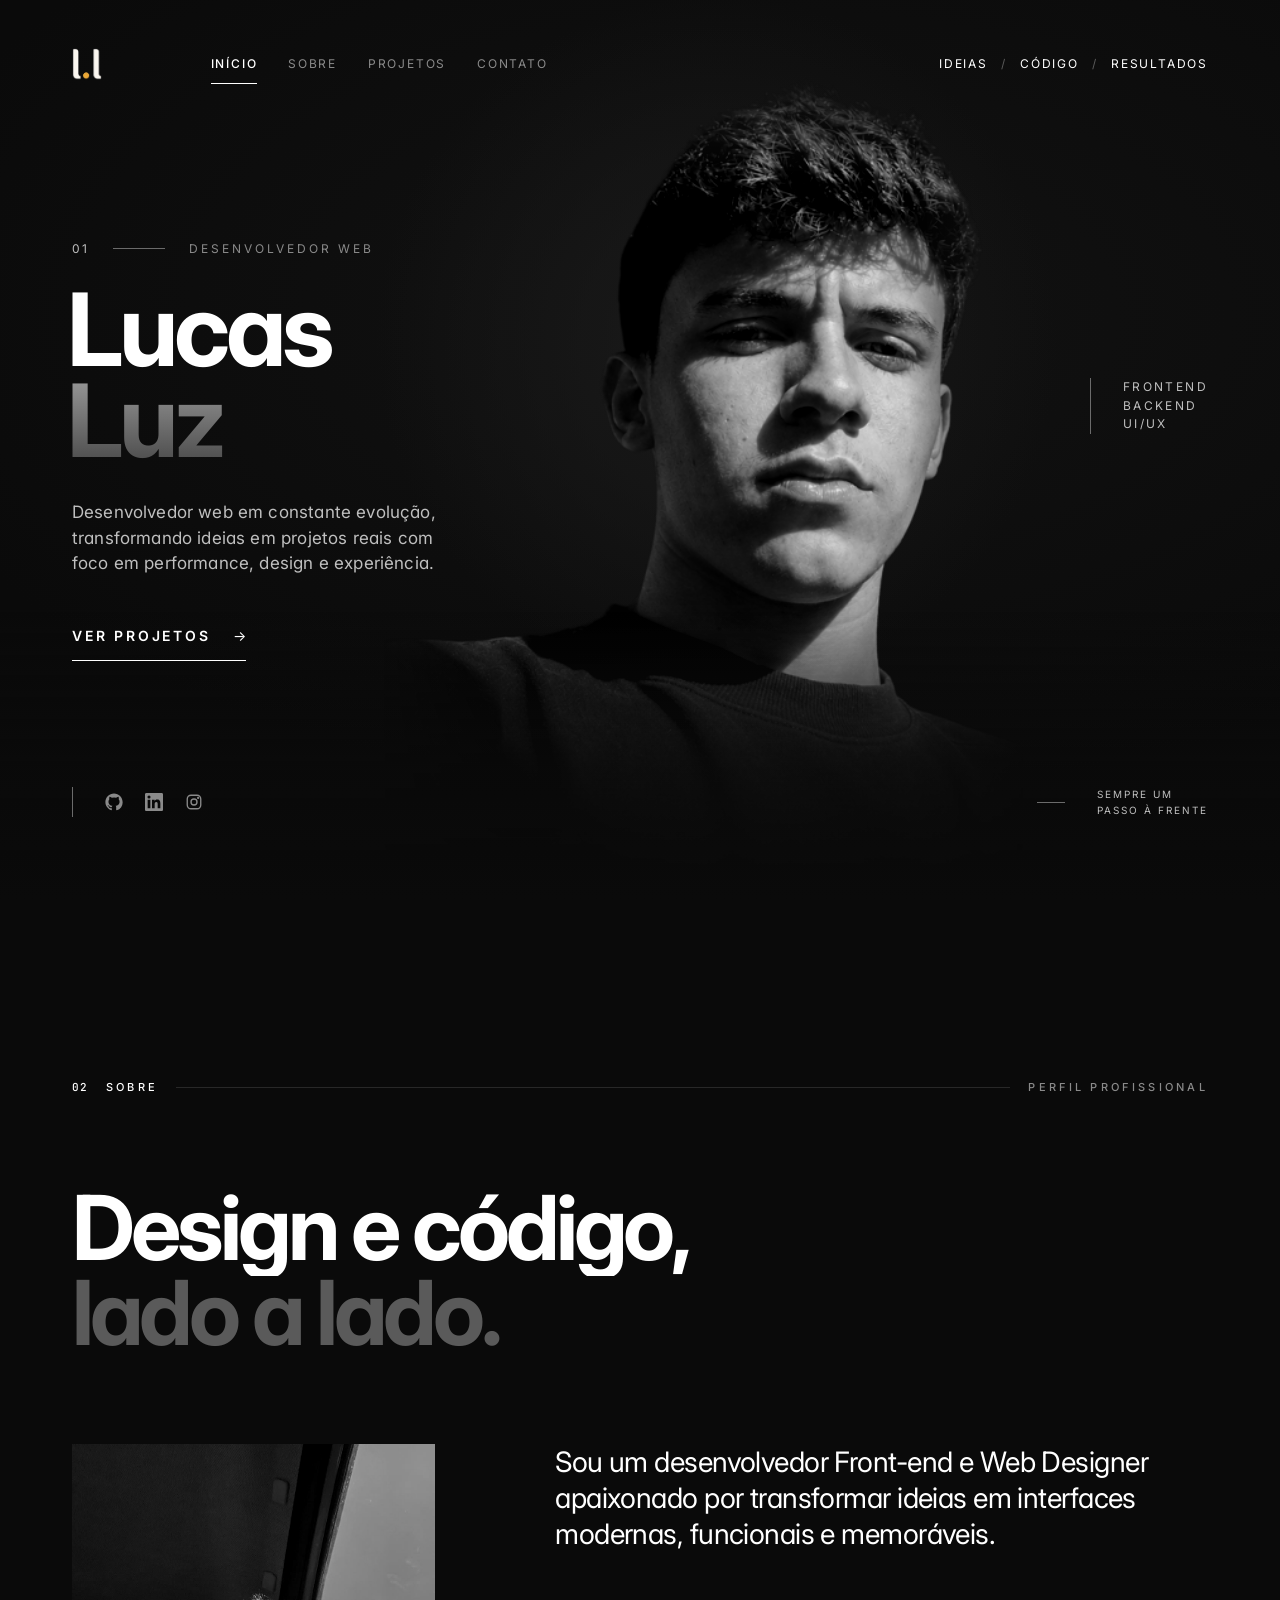
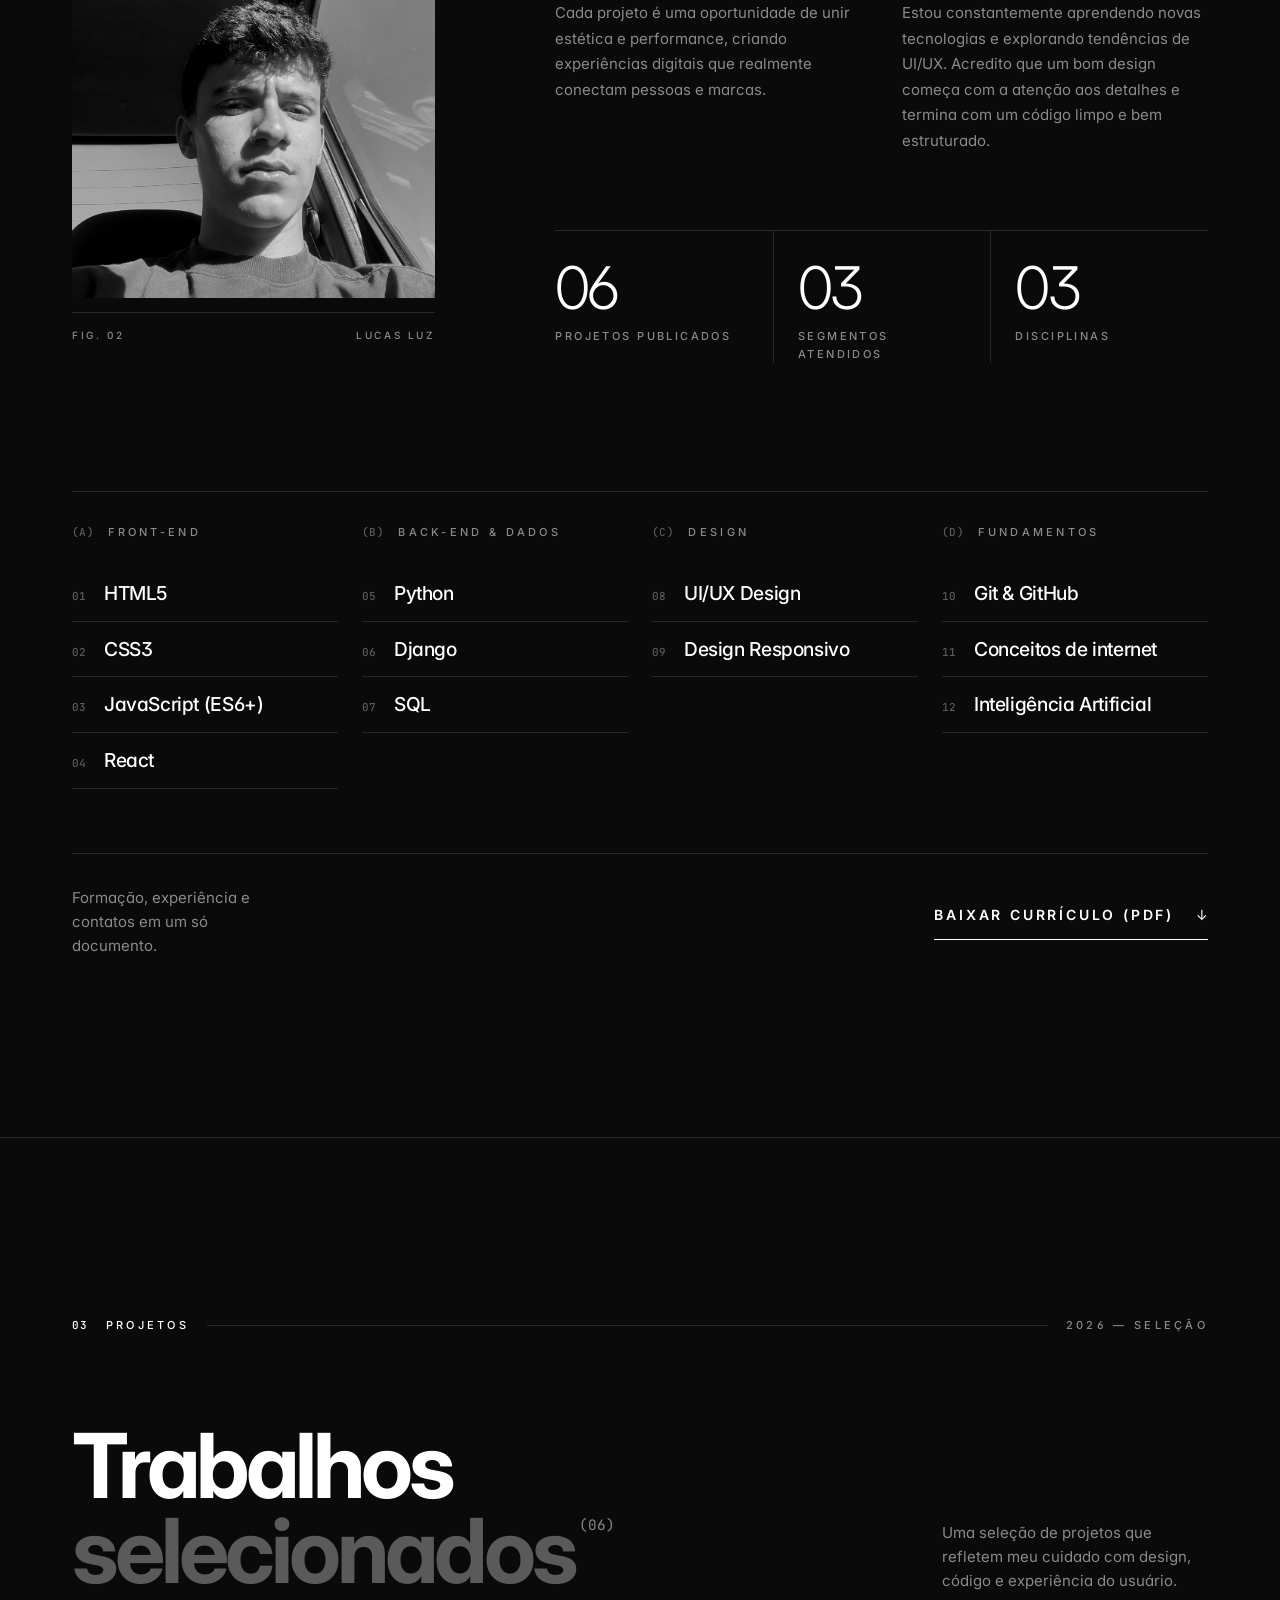
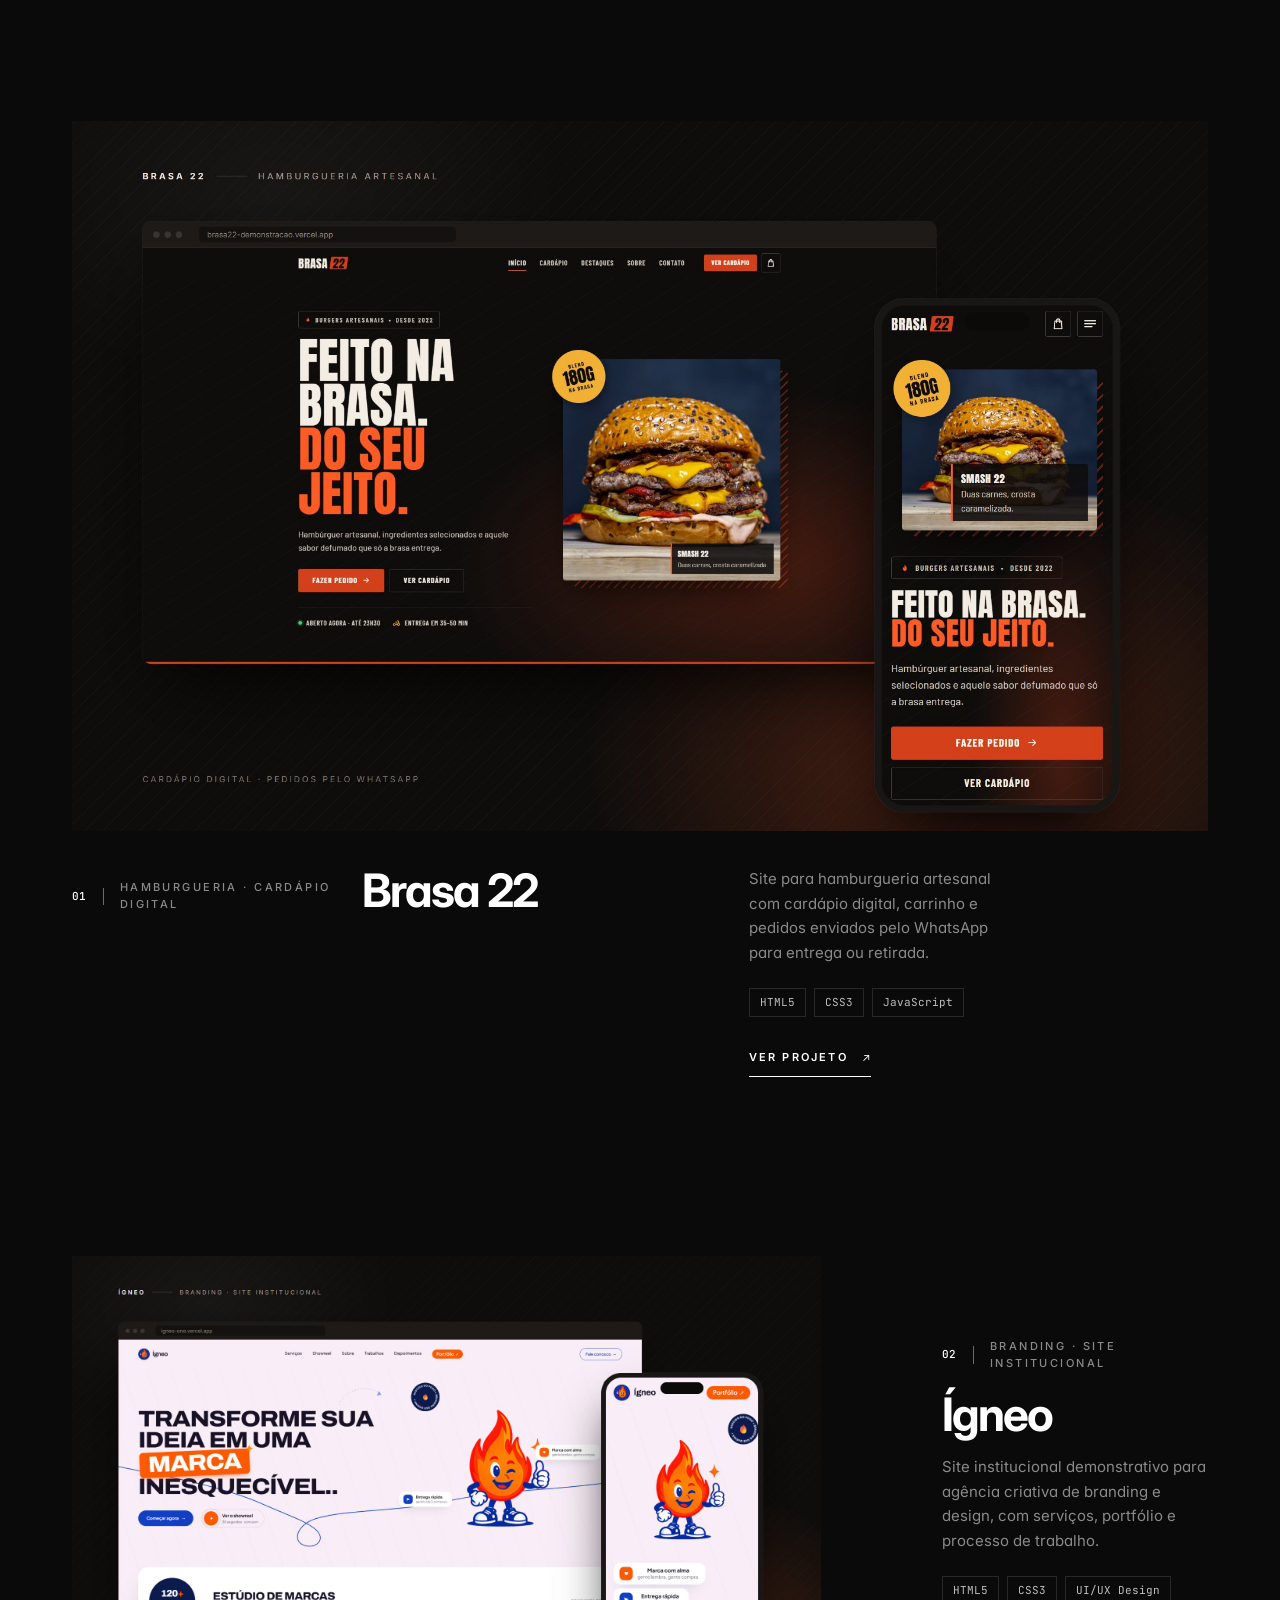
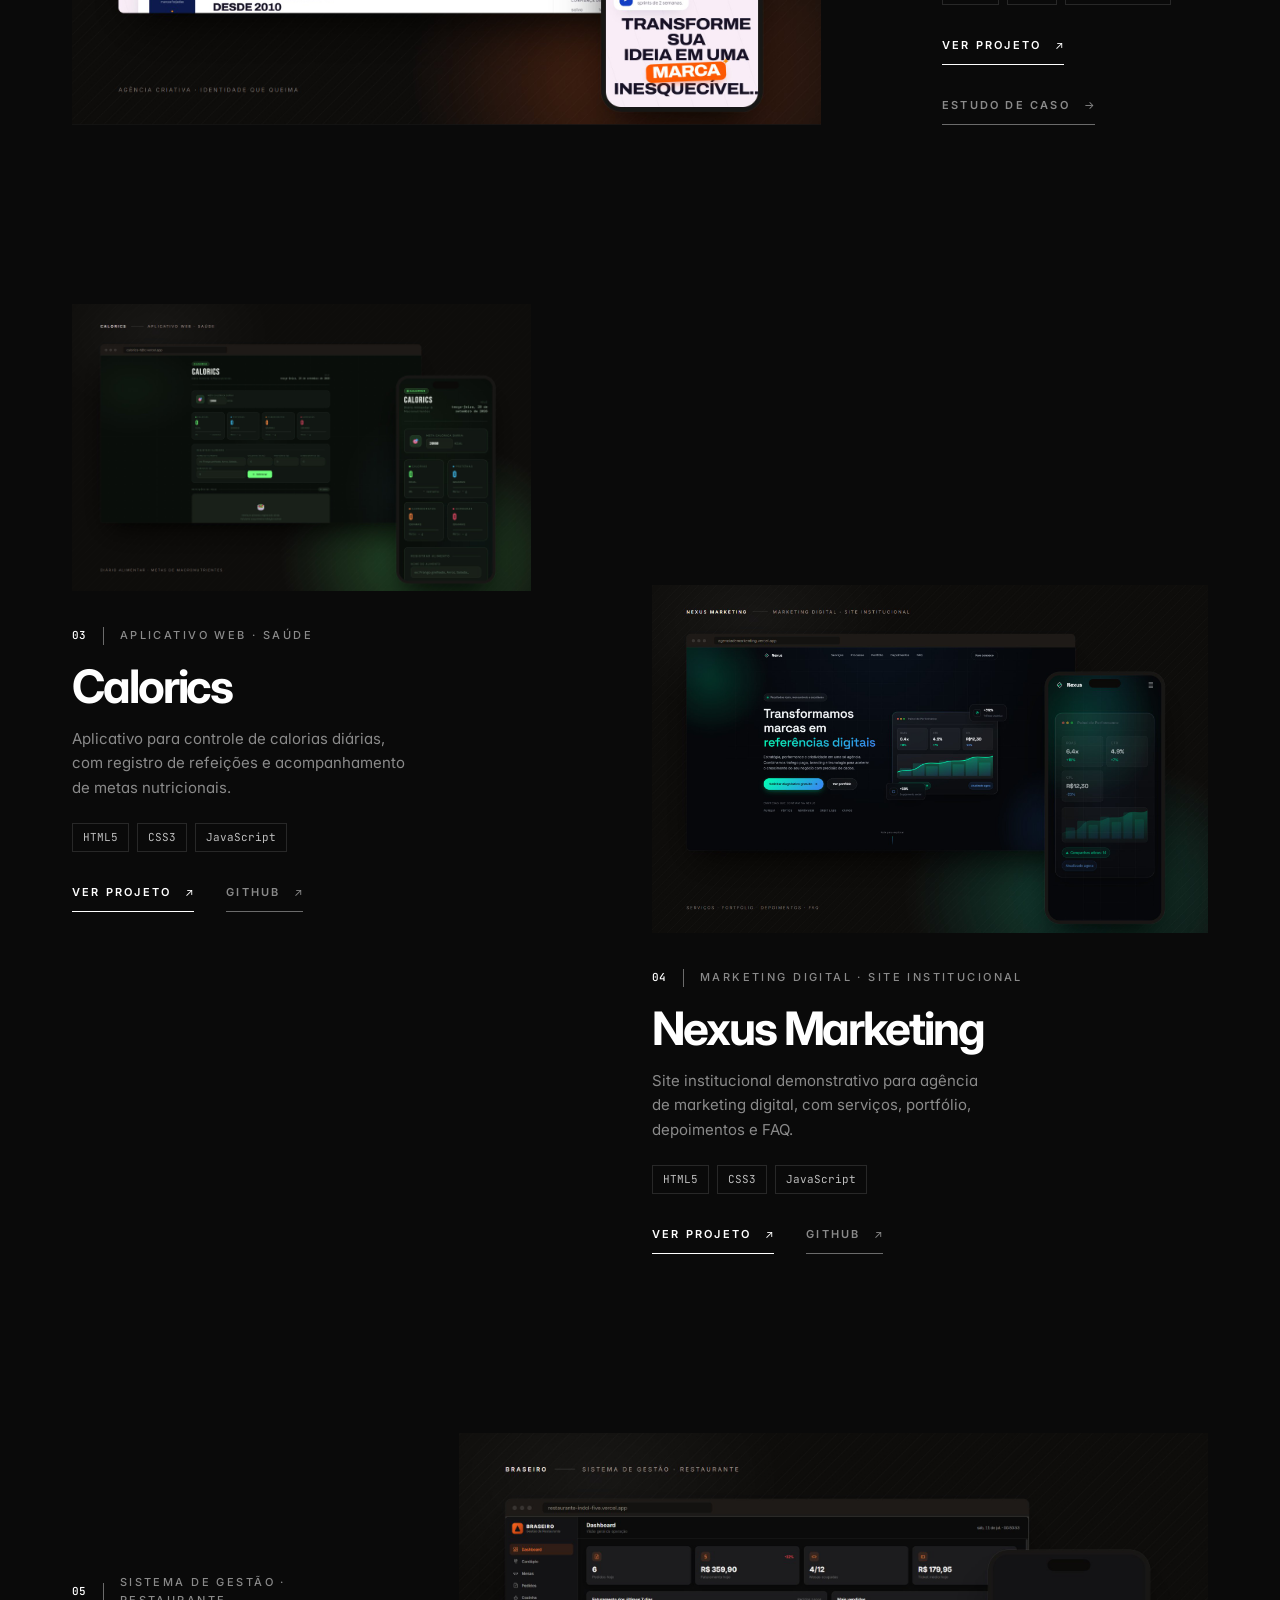
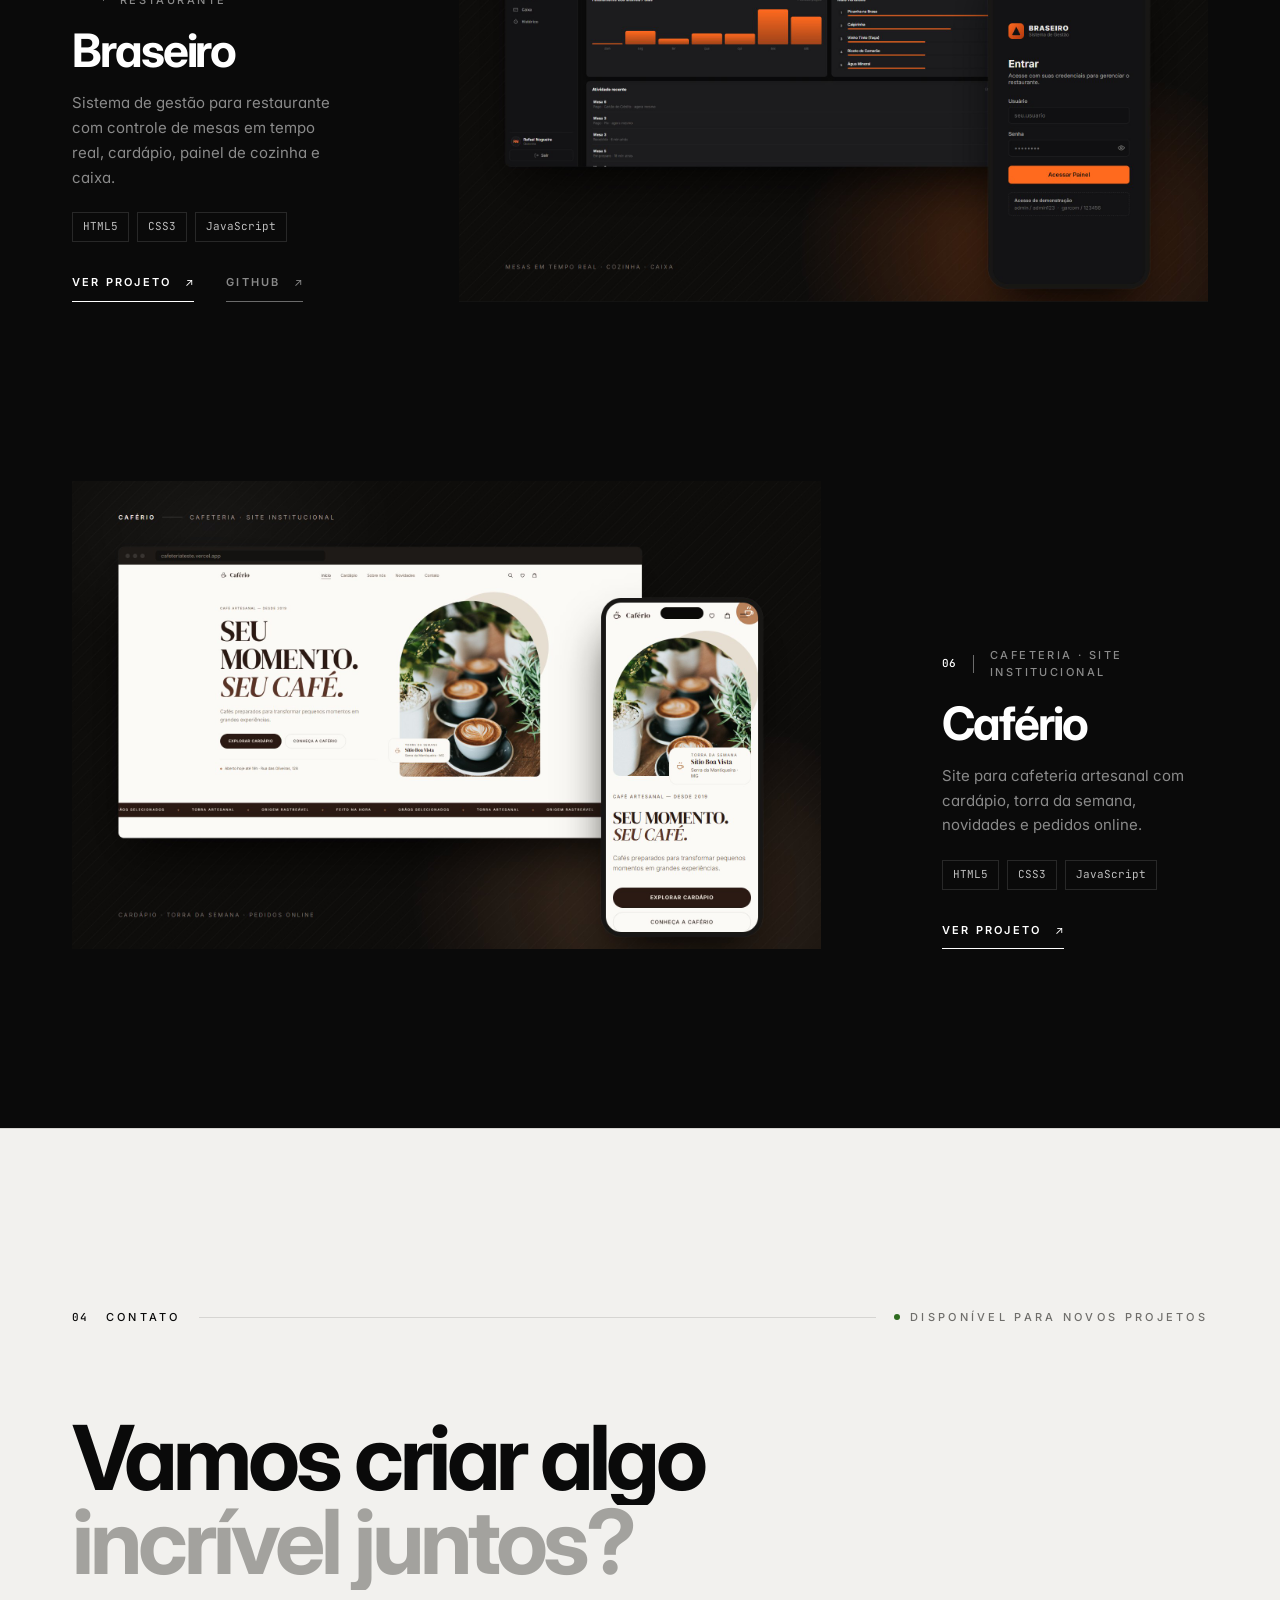
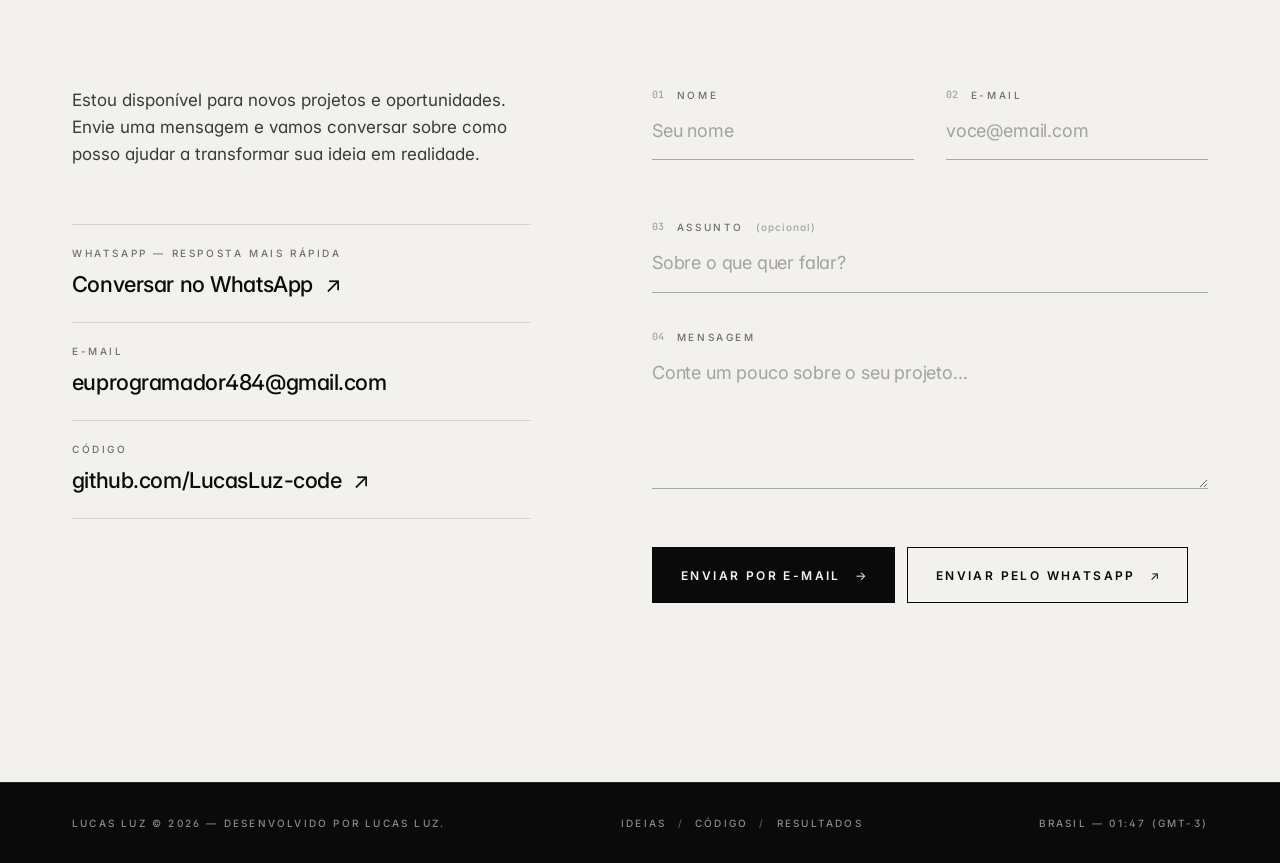
<file: index.html>
<!DOCTYPE html>
<html lang="pt-BR">
<head>
  <meta charset="UTF-8">
  <meta name="viewport" content="width=device-width, initial-scale=1.0">
  <title>Lucas Luz | Desenvolvedor Front-end & Web Designer</title>
  <meta name="description" content="Portfólio de Lucas Luz, Desenvolvedor Front-end e Web Designer especializado em criar experiências digitais modernas, rápidas e intuitivas.">
  <meta name="author" content="Lucas Luz">
  <meta name="theme-color" content="#0a0a0a">
  <link rel="canonical" href="https://portifolio-lucas-luz.vercel.app/">

  <!-- Favicon -->
  <link rel="icon" href="assets/favicon.png" type="image/png">
  <link rel="apple-touch-icon" href="assets/apple-touch-icon.png">

  <!-- Open Graph (WhatsApp, LinkedIn, Facebook) -->
  <meta property="og:type" content="website">
  <meta property="og:locale" content="pt_BR">
  <meta property="og:site_name" content="Lucas Luz">
  <meta property="og:url" content="https://portifolio-lucas-luz.vercel.app/">
  <meta property="og:title" content="Lucas Luz | Desenvolvedor Front-end & Web Designer">
  <meta property="og:description" content="Transformo ideias em experiências digitais modernas, rápidas e intuitivas. Veja meus projetos.">
  <meta property="og:image" content="https://portifolio-lucas-luz.vercel.app/assets/og-image.png">
  <meta property="og:image:width" content="1200">
  <meta property="og:image:height" content="630">
  <meta property="og:image:alt" content="Lucas Luz — Desenvolvedor Front-end & Web Designer">

  <!-- Twitter / X -->
  <meta name="twitter:card" content="summary_large_image">
  <meta name="twitter:title" content="Lucas Luz | Desenvolvedor Front-end & Web Designer">
  <meta name="twitter:description" content="Transformo ideias em experiências digitais modernas, rápidas e intuitivas. Veja meus projetos.">
  <meta name="twitter:image" content="https://portifolio-lucas-luz.vercel.app/assets/og-image.png">

  <!-- Fonts: Helvetica Neue se instalada, senão Inter (texto e títulos) + JetBrains Mono (números e índices) -->
  <link rel="preconnect" href="https://fonts.googleapis.com">
  <link rel="preconnect" href="https://fonts.gstatic.com" crossorigin>
  <link href="https://fonts.googleapis.com/css2?family=Inter:wght@300;400;500;600;700;800&family=JetBrains+Mono:wght@400;500&display=swap" rel="stylesheet">

  <link rel="stylesheet" href="style.css">
</head>
<body>

  <!-- Barra de progresso de rolagem -->
  <div class="scroll-progress" id="scrollProgress"></div>

  <!-- Navbar -->
  <header class="navbar" id="navbar">
    <nav class="navbar__container" aria-label="Principal">
      <a href="#hero" class="navbar__logo" aria-label="Lucas Luz — início"><img src="assets/logo.png" alt="" width="277" height="291"></a>

      <ul class="navbar__links" id="navLinks">
        <li><a href="#hero" class="navbar__link active" data-link="hero">Início</a></li>
        <li><a href="#sobre" class="navbar__link" data-link="sobre">Sobre</a></li>
        <li><a href="#projetos" class="navbar__link" data-link="projetos">Projetos</a></li>
        <li><a href="#contato" class="navbar__link" data-link="contato">Contato</a></li>
      </ul>

      <p class="navbar__motto" aria-hidden="true">Ideias <i>/</i> Código <i>/</i> Resultados</p>

      <button class="navbar__toggle" id="navToggle" aria-label="Abrir menu" aria-expanded="false" aria-controls="navLinks">
        <span></span>
        <span></span>
      </button>
    </nav>
  </header>

  <main>
    <!-- ============================== HERO ============================== -->
    <section class="hero" id="hero">
      <!-- Retrato principal: PNG recortado (fundo transparente) em assets/fotos/retrato.png -->
      <figure class="hero__portrait">
        <img src="assets/fotos/retrato.png" alt="Retrato de Lucas Luz" width="610" height="653" fetchpriority="high">
      </figure>

      <div class="hero__inner container">
        <p class="eyebrow reveal"><span class="eyebrow__num">01</span><span class="eyebrow__rule"></span>Desenvolvedor Web</p>

        <h1 class="hero__title">
          <span class="mask"><span class="mask__line">Lucas</span></span>
          <span class="mask"><span class="mask__line hero__title--mute">Luz</span></span>
        </h1>

        <p class="hero__lead reveal">
          Desenvolvedor web em constante evolução, transformando ideias em projetos
          reais com foco em performance, design e experiência.
        </p>

        <div class="hero__actions reveal">
          <a href="#projetos" class="link-cta">Ver projetos <span class="arrow" aria-hidden="true">→</span></a>
        </div>
      </div>

      <ul class="hero__specs reveal" aria-label="Especialidades">
        <li>Frontend</li>
        <li>Backend</li>
        <li>UI/UX</li>
      </ul>

      <div class="hero__foot container">
        <div class="socials reveal">
          <a href="https://github.com/LucasLuz-code" target="_blank" rel="noopener" aria-label="GitHub">
            <svg viewBox="0 0 24 24" fill="currentColor" width="18" height="18" aria-hidden="true"><path d="M12 .5C5.65.5.5 5.65.5 12c0 5.08 3.29 9.39 7.86 10.91.58.1.79-.25.79-.56 0-.28-.01-1.02-.02-2-3.2.7-3.88-1.54-3.88-1.54-.52-1.33-1.28-1.69-1.28-1.69-1.05-.72.08-.7.08-.7 1.16.08 1.77 1.19 1.77 1.19 1.03 1.77 2.7 1.26 3.36.96.1-.75.4-1.26.73-1.55-2.56-.29-5.25-1.28-5.25-5.7 0-1.26.45-2.29 1.19-3.09-.12-.29-.52-1.47.11-3.06 0 0 .97-.31 3.18 1.18a11.1 11.1 0 0 1 5.79 0c2.2-1.49 3.17-1.18 3.17-1.18.64 1.59.24 2.77.12 3.06.74.8 1.18 1.83 1.18 3.09 0 4.43-2.69 5.4-5.26 5.69.41.36.78 1.06.78 2.15 0 1.55-.01 2.8-.01 3.18 0 .31.21.67.8.56A10.52 10.52 0 0 0 23.5 12C23.5 5.65 18.35.5 12 .5Z"/></svg>
          </a>
          <!-- TODO: trocar SEU-PERFIL pela URL real do LinkedIn. -->
          <a href="https://www.linkedin.com/in/SEU-PERFIL/" target="_blank" rel="noopener" aria-label="LinkedIn">
            <svg viewBox="0 0 24 24" fill="currentColor" fill-rule="evenodd" width="18" height="18" aria-hidden="true"><path d="M20.45 20.45h-3.56v-5.57c0-1.33-.02-3.04-1.85-3.04-1.86 0-2.14 1.45-2.14 2.94v5.67H9.34V9h3.42v1.56h.05c.48-.9 1.64-1.85 3.38-1.85 3.61 0 4.28 2.38 4.28 5.47v6.27ZM5.34 7.43a2.06 2.06 0 1 1 0-4.12 2.06 2.06 0 0 1 0 4.12ZM7.12 20.45H3.56V9h3.56v11.45ZM22.22 0H1.77C.79 0 0 .77 0 1.73v20.54C0 23.23.79 24 1.77 24h20.45c.98 0 1.78-.77 1.78-1.73V1.73C24 .77 23.2 0 22.22 0Z"/></svg>
          </a>
          <a href="https://www.instagram.com/luz.programador/" target="_blank" rel="noopener" aria-label="Instagram">
            <svg viewBox="0 0 24 24" fill="none" stroke="currentColor" stroke-width="1.8" stroke-linecap="round" stroke-linejoin="round" width="18" height="18" aria-hidden="true"><rect x="3" y="3" width="18" height="18" rx="5"/><circle cx="12" cy="12" r="4"/><circle cx="17.5" cy="6.5" r=".6" fill="currentColor"/></svg>
          </a>
        </div>

        <a href="#sobre" class="hero__scroll reveal">
          <span class="hero__scroll-rule" aria-hidden="true"></span>
          <span>Sempre um<br>passo à frente</span>
        </a>
      </div>
    </section>

    <!-- ============================== SOBRE ============================== -->
    <section class="about section" id="sobre">
      <div class="container">
        <header class="section-head reveal">
          <span class="section-head__num">02</span>
          <span class="section-head__label">Sobre</span>
          <span class="section-head__rule" aria-hidden="true"></span>
          <span class="section-head__meta">Perfil profissional</span>
        </header>

        <div class="about__grid">
          <h2 class="about__title display">
            <span class="mask"><span class="mask__line">Design e código,</span></span>
            <span class="mask"><span class="mask__line text-mute">lado a lado.</span></span>
          </h2>

          <!-- Foto secundária: assets/fotos/colorida.jpeg (exibida em P&B) -->
          <figure class="about__photo reveal">
            <img src="assets/fotos/colorida.jpeg" alt="Foto de Lucas Luz" width="960" height="1280" loading="lazy">
            <figcaption><span>Fig. 02</span><span>Lucas Luz</span></figcaption>
          </figure>

          <div class="about__text">
            <p class="about__intro reveal">
              Sou um desenvolvedor Front-end e Web Designer apaixonado por transformar
              ideias em interfaces modernas, funcionais e memoráveis.
            </p>
            <div class="about__cols">
              <p class="reveal">
                Cada projeto é uma oportunidade de unir estética e performance, criando
                experiências digitais que realmente conectam pessoas e marcas.
              </p>
              <p class="reveal">
                Estou constantemente aprendendo novas tecnologias e explorando tendências
                de UI/UX. Acredito que um bom design começa com a atenção aos detalhes e
                termina com um código limpo e bem estruturado.
              </p>
            </div>

            <dl class="stats reveal">
              <div class="stats__item">
                <dt>Projetos publicados</dt>
                <dd>06</dd>
              </div>
              <div class="stats__item">
                <dt>Segmentos atendidos</dt>
                <dd>03</dd>
              </div>
              <div class="stats__item">
                <dt>Disciplinas</dt>
                <dd>03</dd>
              </div>
            </dl>
          </div>
        </div>

        <div class="skills">
          <div class="skills__group reveal">
            <h3 class="skills__title"><span>(A)</span> Front-end</h3>
            <ul class="skills__list">
              <li><span>01</span>HTML5</li>
              <li><span>02</span>CSS3</li>
              <li><span>03</span>JavaScript (ES6+)</li>
              <li><span>04</span>React</li>
            </ul>
          </div>
          <div class="skills__group reveal">
            <h3 class="skills__title"><span>(B)</span> Back-end &amp; dados</h3>
            <ul class="skills__list">
              <li><span>05</span>Python</li>
              <li><span>06</span>Django</li>
              <li><span>07</span>SQL</li>
            </ul>
          </div>
          <div class="skills__group reveal">
            <h3 class="skills__title"><span>(C)</span> Design</h3>
            <ul class="skills__list">
              <li><span>08</span>UI/UX Design</li>
              <li><span>09</span>Design Responsivo</li>
            </ul>
          </div>
          <div class="skills__group reveal">
            <h3 class="skills__title"><span>(D)</span> Fundamentos</h3>
            <ul class="skills__list">
              <li><span>10</span>Git &amp; GitHub</li>
              <li><span>11</span>Conceitos de internet</li>
              <li><span>12</span>Inteligência Artificial</li>
            </ul>
          </div>
          <div class="skills__group skills__group--cta reveal">
            <p>Formação, experiência e contatos em um só documento.</p>
            <a href="assets/curriculo-lucas-luz.pdf" class="link-cta" download>Baixar currículo (PDF) <span class="arrow arrow--down" aria-hidden="true">↓</span></a>
          </div>
        </div>
      </div>
    </section>

    <!-- ============================== PROJETOS ============================== -->
    <section class="projects section" id="projetos">
      <div class="container">
        <header class="section-head reveal">
          <span class="section-head__num">03</span>
          <span class="section-head__label">Projetos</span>
          <span class="section-head__rule" aria-hidden="true"></span>
          <span class="section-head__meta">2026 — Seleção</span>
        </header>

        <div class="projects__intro">
          <h2 class="display">
            <span class="mask"><span class="mask__line">Trabalhos</span></span>
            <span class="mask"><span class="mask__line text-mute">selecionados<sup class="projects__count">(06)</sup></span></span>
          </h2>
          <p class="projects__subtitle reveal">
            Uma seleção de projetos que refletem meu cuidado com design, código e experiência do usuário.
          </p>
        </div>

        <div class="works">

          <!-- 01 · destaque: capa em largura total -->
          <article class="work work--feature">
            <a href="https://brasa22-demonstracao.vercel.app/" target="_blank" rel="noopener" class="work__media reveal" style="--ratio: 16 / 10;" aria-label="Abrir o site Brasa 22">
              <img src="assets/projects/brasa22.jpg" alt="Capa do projeto Brasa 22: site da hamburgueria nas versões desktop e celular" width="1920" height="1200" loading="lazy">
              <span class="work__peek">Ver projeto ↗</span>
            </a>
            <div class="work__info reveal">
              <p class="work__meta"><span class="work__num">01</span>Hamburgueria · Cardápio digital</p>
              <h3 class="work__title">Brasa 22</h3>
              <p class="work__desc">
                Site para hamburgueria artesanal com cardápio digital, carrinho e pedidos enviados pelo WhatsApp para entrega ou retirada.
              </p>
              <ul class="work__tags"><li>HTML5</li><li>CSS3</li><li>JavaScript</li></ul>
              <div class="work__links">
                <a href="https://brasa22-demonstracao.vercel.app/" target="_blank" rel="noopener" class="link-cta">Ver projeto <span class="arrow" aria-hidden="true">↗</span></a>
              </div>
            </div>
          </article>

          <!-- 02 · layout amplo, imagem à esquerda -->
          <article class="work work--wide">
            <a href="projeto-igneo.html" class="work__media reveal" style="--ratio: 16 / 10;" aria-label="Abrir estudo de caso do Ígneo">
              <img src="assets/projects/igneo.jpg" alt="Capa do projeto site Ígneo" width="1920" height="1200" loading="lazy">
              <span class="work__peek">Estudo de caso ↗</span>
            </a>
            <div class="work__info reveal">
              <p class="work__meta"><span class="work__num">02</span>Branding · Site institucional</p>
              <h3 class="work__title">Ígneo</h3>
              <p class="work__desc">
                Site institucional demonstrativo para agência criativa de branding e design, com serviços, portfólio e processo de trabalho.
              </p>
              <ul class="work__tags"><li>HTML5</li><li>CSS3</li><li>UI/UX Design</li></ul>
              <div class="work__links">
                <a href="https://igneo-one.vercel.app/" target="_blank" rel="noopener" class="link-cta">Ver projeto <span class="arrow" aria-hidden="true">↗</span></a>
                <a href="projeto-igneo.html" class="link-cta link-cta--quiet">Estudo de caso <span class="arrow" aria-hidden="true">→</span></a>
              </div>
            </div>
          </article>

          <!-- 03 + 04 · par assimétrico -->
          <div class="works__pair">
            <article class="work work--tall">
              <a href="https://calorics-hj6c.vercel.app/" target="_blank" rel="noopener" class="work__media reveal" style="--ratio: 16 / 10;" aria-label="Abrir o Calorics">
                <img src="assets/projects/calorics.jpg" alt="Capa do projeto app Calorics" width="1920" height="1200" loading="lazy">
                <span class="work__peek">Ver projeto ↗</span>
              </a>
              <div class="work__info reveal">
                <p class="work__meta"><span class="work__num">03</span>Aplicativo web · Saúde</p>
                <h3 class="work__title">Calorics</h3>
                <p class="work__desc">
                  Aplicativo para controle de calorias diárias, com registro de refeições e acompanhamento de metas nutricionais.
                </p>
                <ul class="work__tags"><li>HTML5</li><li>CSS3</li><li>JavaScript</li></ul>
                <div class="work__links">
                  <a href="https://calorics-hj6c.vercel.app/" target="_blank" rel="noopener" class="link-cta">Ver projeto <span class="arrow" aria-hidden="true">↗</span></a>
                  <a href="https://github.com/LucasLuz-code/calorics" target="_blank" rel="noopener" class="link-cta link-cta--quiet">GitHub <span class="arrow" aria-hidden="true">↗</span></a>
                </div>
              </div>
            </article>

            <article class="work work--offset">
              <a href="https://agenciademarkenting.vercel.app/" target="_blank" rel="noopener" class="work__media reveal" style="--ratio: 16 / 10;" aria-label="Abrir o site Nexus Marketing">
                <img src="assets/projects/nexus.jpg" alt="Capa do projeto site Nexus Marketing" width="1920" height="1200" loading="lazy">
                <span class="work__peek">Ver projeto ↗</span>
              </a>
              <div class="work__info reveal">
                <p class="work__meta"><span class="work__num">04</span>Marketing digital · Site institucional</p>
                <h3 class="work__title">Nexus Marketing</h3>
                <p class="work__desc">
                  Site institucional demonstrativo para agência de marketing digital, com serviços, portfólio, depoimentos e FAQ.
                </p>
                <ul class="work__tags"><li>HTML5</li><li>CSS3</li><li>JavaScript</li></ul>
                <div class="work__links">
                  <a href="https://agenciademarkenting.vercel.app/" target="_blank" rel="noopener" class="link-cta">Ver projeto <span class="arrow" aria-hidden="true">↗</span></a>
                  <a href="https://github.com/LucasLuz-code/agenciademarkenting" target="_blank" rel="noopener" class="link-cta link-cta--quiet">GitHub <span class="arrow" aria-hidden="true">↗</span></a>
                </div>
              </div>
            </article>
          </div>

          <!-- 05 · layout amplo espelhado -->
          <article class="work work--wide work--reverse">
            <a href="https://restaurante-indol-five.vercel.app/" target="_blank" rel="noopener" class="work__media reveal" style="--ratio: 16 / 10;" aria-label="Abrir o sistema Braseiro">
              <img src="assets/projects/braseiro.jpg" alt="Capa do projeto sistema Braseiro" width="1920" height="1200" loading="lazy">
              <span class="work__peek">Ver projeto ↗</span>
            </a>
            <div class="work__info reveal">
              <p class="work__meta"><span class="work__num">05</span>Sistema de gestão · Restaurante</p>
              <h3 class="work__title">Braseiro</h3>
              <p class="work__desc">
                Sistema de gestão para restaurante com controle de mesas em tempo real, cardápio, painel de cozinha e caixa.
              </p>
              <ul class="work__tags"><li>HTML5</li><li>CSS3</li><li>JavaScript</li></ul>
              <div class="work__links">
                <a href="https://restaurante-indol-five.vercel.app/" target="_blank" rel="noopener" class="link-cta">Ver projeto <span class="arrow" aria-hidden="true">↗</span></a>
                <a href="https://github.com/LucasLuz-code/restaurante" target="_blank" rel="noopener" class="link-cta link-cta--quiet">GitHub <span class="arrow" aria-hidden="true">↗</span></a>
              </div>
            </div>
          </article>

          <!-- 06 · layout amplo, imagem à esquerda (fecha o zigue-zague) -->
          <article class="work work--wide">
            <a href="https://cafeteriateste.vercel.app/" target="_blank" rel="noopener" class="work__media reveal" style="--ratio: 16 / 10;" aria-label="Abrir o site Cafério">
              <img src="assets/projects/cafeteria.jpg" alt="Capa do projeto Cafério: site da cafeteria nas versões desktop e celular" width="1920" height="1200" loading="lazy">
              <span class="work__peek">Ver projeto ↗</span>
            </a>
            <div class="work__info reveal">
              <p class="work__meta"><span class="work__num">06</span>Cafeteria · Site institucional</p>
              <h3 class="work__title">Cafério</h3>
              <p class="work__desc">
                Site para cafeteria artesanal com cardápio, torra da semana, novidades e pedidos online.
              </p>
              <ul class="work__tags"><li>HTML5</li><li>CSS3</li><li>JavaScript</li></ul>
              <div class="work__links">
                <a href="https://cafeteriateste.vercel.app/" target="_blank" rel="noopener" class="link-cta">Ver projeto <span class="arrow" aria-hidden="true">↗</span></a>
              </div>
            </div>
          </article>

        </div>
      </div>
    </section>

    <!-- ============================== CONTATO ============================== -->
    <section class="contact section is-light" id="contato">
      <div class="container">
        <header class="section-head reveal">
          <span class="section-head__num">04</span>
          <span class="section-head__label">Contato</span>
          <span class="section-head__rule" aria-hidden="true"></span>
          <span class="section-head__meta"><span class="status-dot" aria-hidden="true"></span>Disponível para novos projetos</span>
        </header>

        <h2 class="contact__title display">
          <span class="mask"><span class="mask__line">Vamos criar algo</span></span>
          <span class="mask"><span class="mask__line text-mute">incrível juntos?</span></span>
        </h2>

        <div class="contact__grid">
          <aside class="contact__aside">
            <p class="contact__text reveal">
              Estou disponível para novos projetos e oportunidades. Envie uma mensagem
              e vamos conversar sobre como posso ajudar a transformar sua ideia em realidade.
            </p>

            <dl class="contact__channels reveal">
              <div>
                <dt>WhatsApp — resposta mais rápida</dt>
                <dd><a href="https://wa.me/5517981276715" target="_blank" rel="noopener" class="contact__big-link">Conversar no WhatsApp <span class="arrow" aria-hidden="true">↗</span></a></dd>
              </div>
              <div>
                <dt>E-mail</dt>
                <dd><a href="mailto:euprogramador484@gmail.com" class="contact__big-link">euprogramador484@gmail.com</a></dd>
              </div>
              <div>
                <dt>Código</dt>
                <dd><a href="https://github.com/LucasLuz-code" target="_blank" rel="noopener" class="contact__big-link">github.com/LucasLuz-code <span class="arrow" aria-hidden="true">↗</span></a></dd>
              </div>
            </dl>
          </aside>

          <!-- Sem backend: o formulário valida os campos e monta a mensagem,
               depois abre o e-mail ou o WhatsApp já preenchido. -->
          <form class="contact__form reveal" id="contactForm" novalidate>
            <div class="form-row">
              <div class="form-field">
                <label for="nome"><span>01</span>Nome</label>
                <input type="text" id="nome" name="nome" placeholder="Seu nome" autocomplete="name" required>
                <span class="form-error" data-error-for="nome"></span>
              </div>

              <div class="form-field">
                <label for="email"><span>02</span>E-mail</label>
                <input type="email" id="email" name="email" placeholder="voce@email.com" autocomplete="email" required>
                <span class="form-error" data-error-for="email"></span>
              </div>
            </div>

            <div class="form-field">
              <label for="assunto"><span>03</span>Assunto <em class="form-optional">(opcional)</em></label>
              <input type="text" id="assunto" name="assunto" placeholder="Sobre o que quer falar?">
            </div>

            <div class="form-field">
              <label for="mensagem"><span>04</span>Mensagem</label>
              <textarea id="mensagem" name="mensagem" rows="4" placeholder="Conte um pouco sobre o seu projeto..." required></textarea>
              <span class="form-error" data-error-for="mensagem"></span>
            </div>

            <div class="contact__actions">
              <button type="submit" class="btn btn--solid">
                Enviar por e-mail <span class="arrow" aria-hidden="true">→</span>
              </button>
              <button type="button" class="btn btn--line" id="whatsappBtn">
                Enviar pelo WhatsApp <span class="arrow" aria-hidden="true">↗</span>
              </button>
            </div>

            <p class="form-status" id="formStatus" role="status" aria-live="polite"></p>
          </form>
        </div>
      </div>
    </section>
  </main>

  <!-- Footer -->
  <footer class="footer">
    <div class="container footer__inner">
      <p class="footer__text">Lucas Luz &copy; <span id="currentYear"></span> — Desenvolvido por Lucas Luz.</p>
      <p class="footer__text footer__motto">Ideias <i>/</i> Código <i>/</i> Resultados</p>
      <p class="footer__text"><span id="localTime">Brasil</span></p>
    </div>
  </footer>

  <!-- Botão Voltar ao Topo -->
  <button class="back-to-top" id="backToTop" aria-label="Voltar ao topo">
    <svg viewBox="0 0 24 24" fill="none" stroke="currentColor" stroke-width="1.6" stroke-linecap="round" stroke-linejoin="round" width="18" height="18" aria-hidden="true">
      <path d="M12 19V5"/><path d="m6 11 6-6 6 6"/>
    </svg>
  </button>

  <script src="script.js"></script>
</body>
</html>
</file>
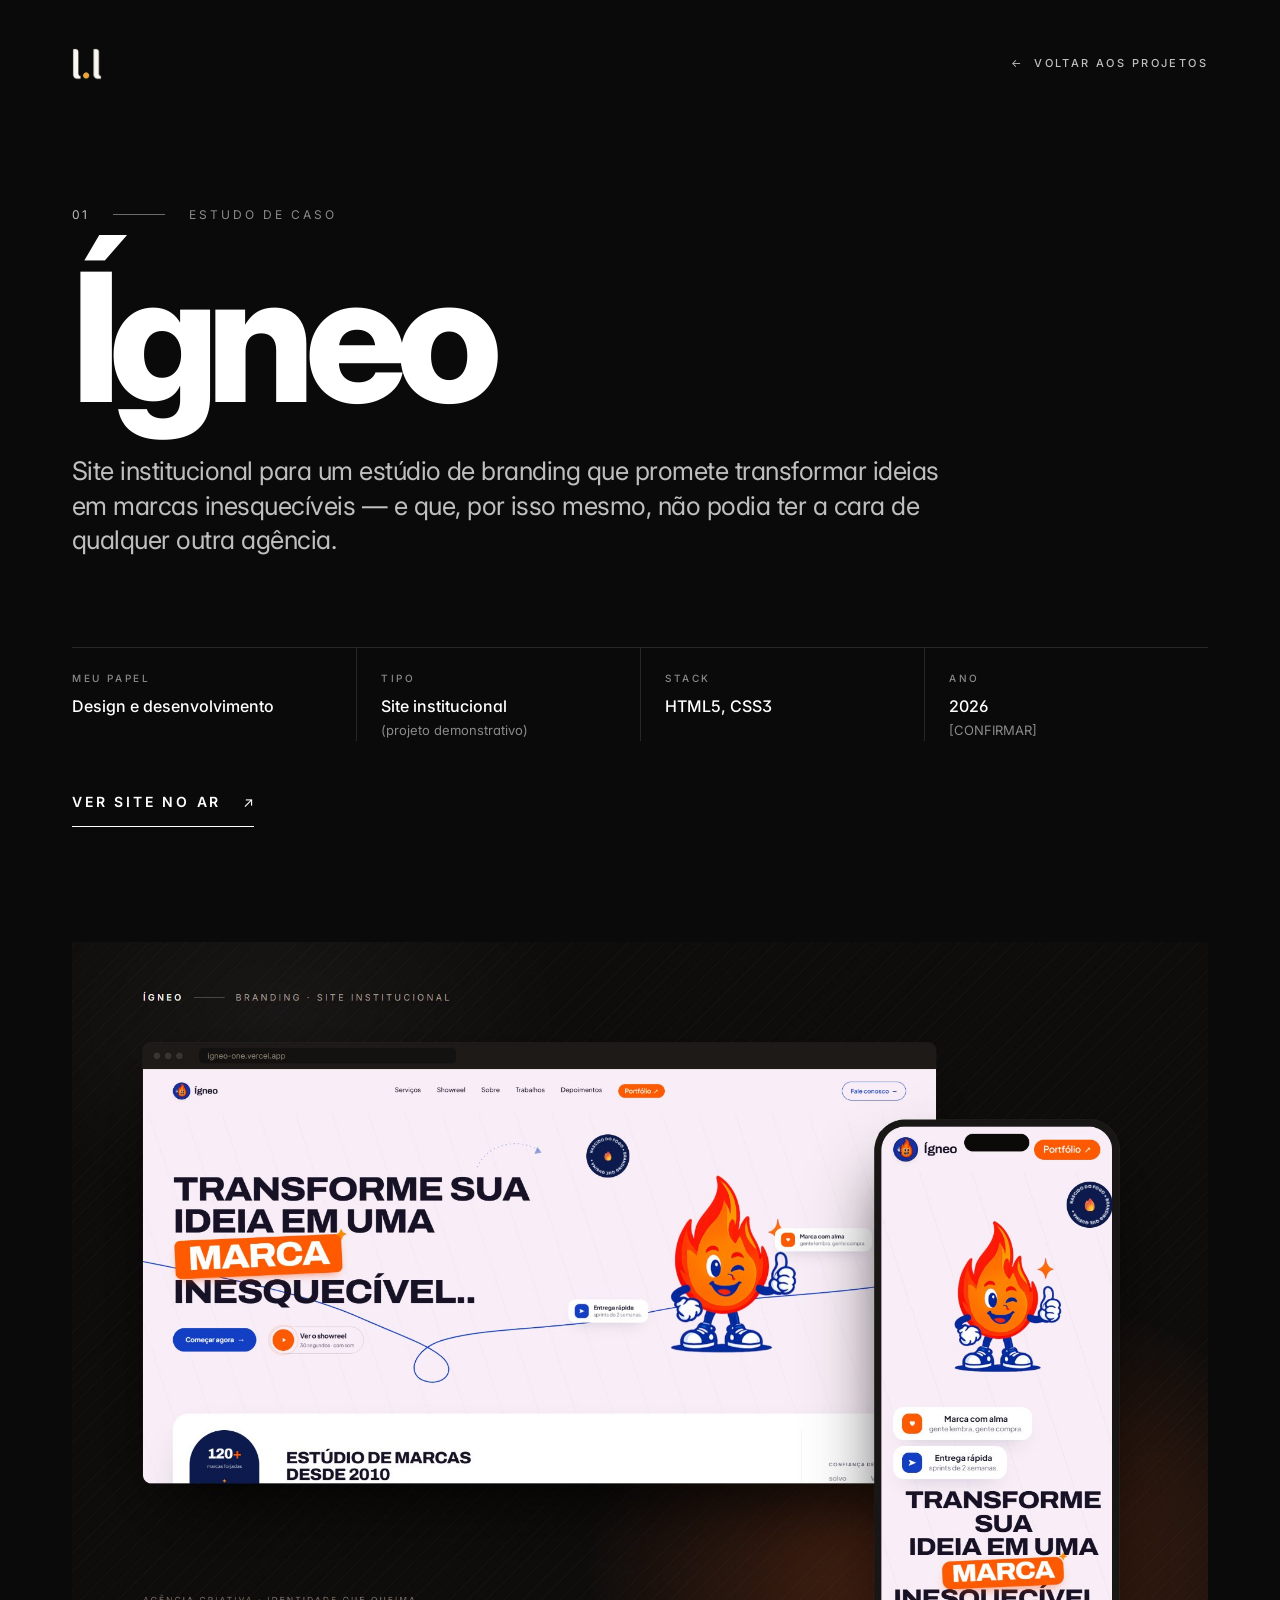
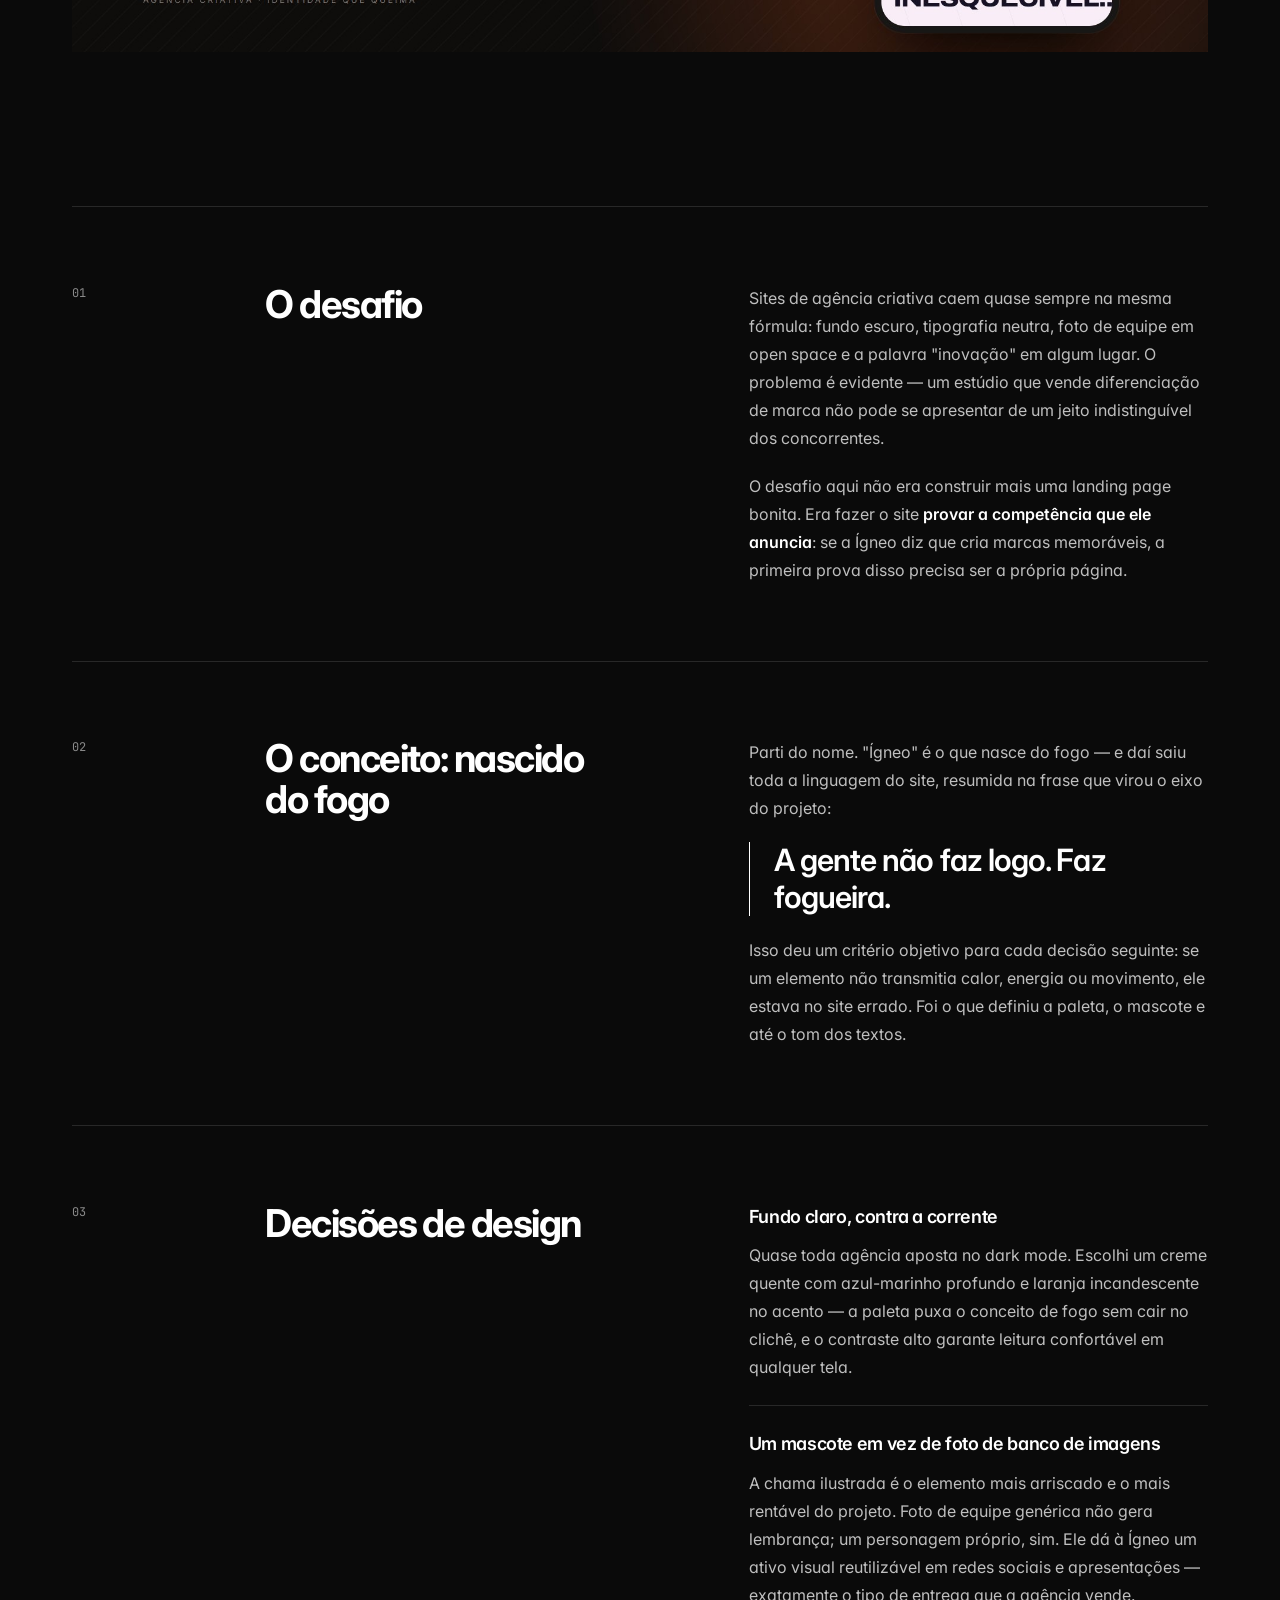
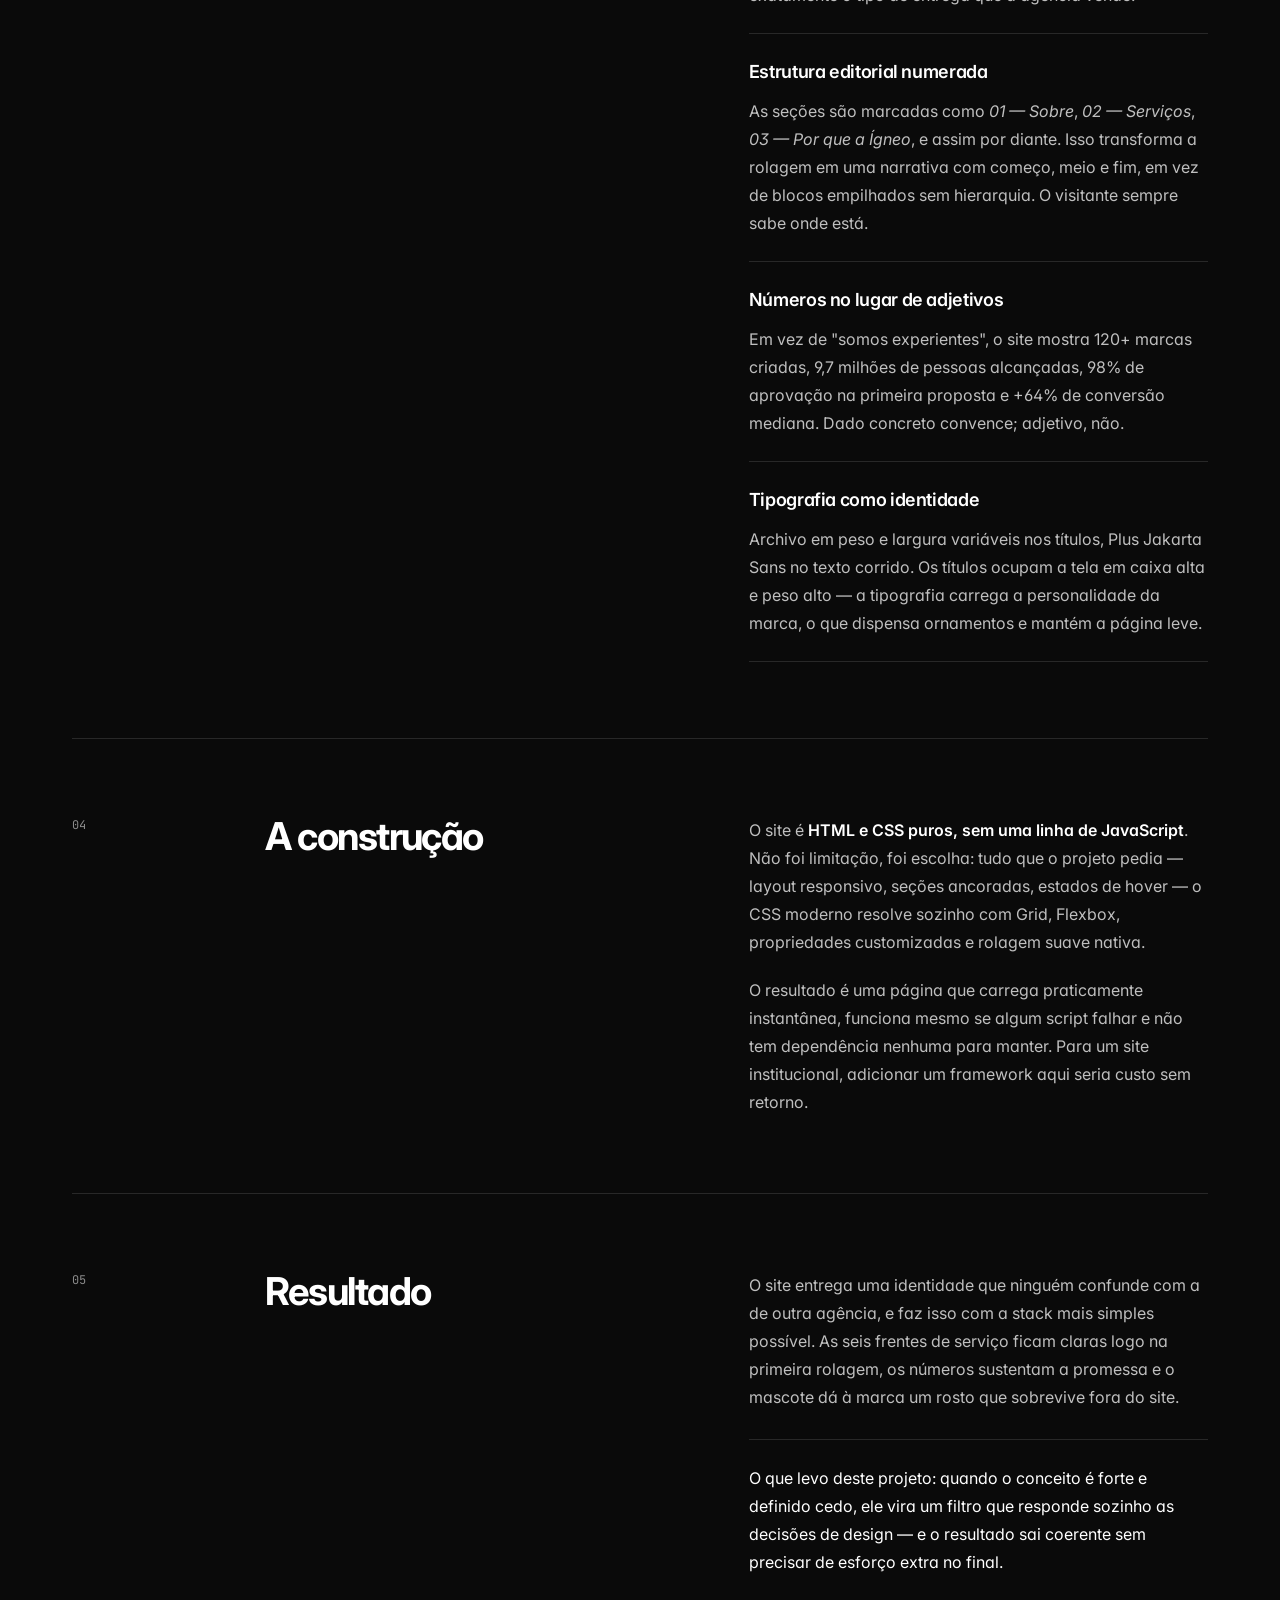
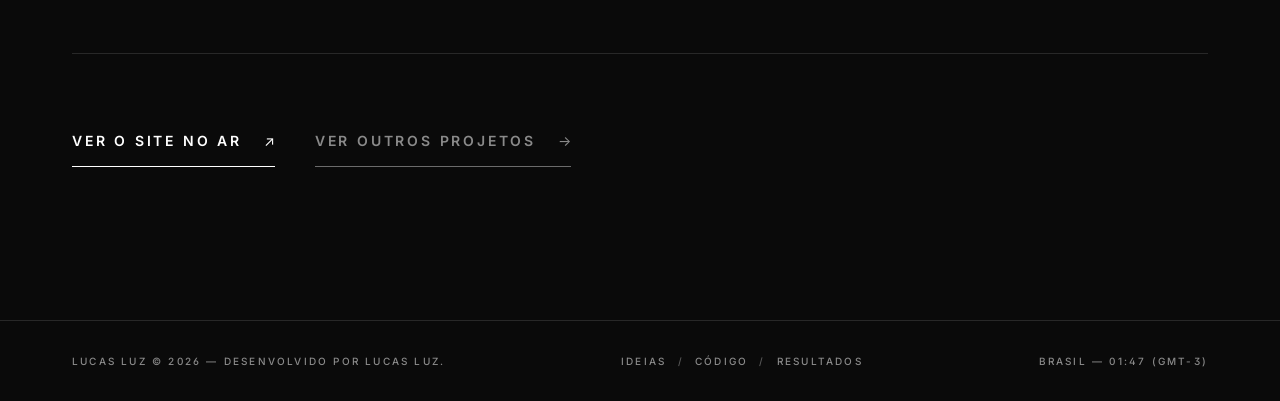
<file: projeto-igneo.html>
<!DOCTYPE html>
<!--
  ATENÇÃO, LUCAS: o texto desta página foi redigido a partir do que o site do Ígneo
  mostra (seções, serviços, números, paleta e tipografia). O raciocínio por trás das
  decisões foi inferido do resultado final — revise cada bloco e troque pelo que você
  realmente pensou ao fazer o projeto. Os trechos marcados com [CONFIRMAR] são os que
  eu não tinha como saber.
-->
<html lang="pt-BR">
<head>
  <meta charset="UTF-8">
  <meta name="viewport" content="width=device-width, initial-scale=1.0">
  <title>Ígneo — Estudo de caso | Lucas Luz</title>
  <meta name="description" content="Estudo de caso do projeto Ígneo: site institucional para uma agência criativa de branding, do desafio às decisões de design e ao resultado.">
  <meta name="author" content="Lucas Luz">
  <meta name="theme-color" content="#0a0a0a">
  <link rel="canonical" href="https://portifolio-lucas-luz.vercel.app/projeto-igneo.html">

  <!-- Favicon -->
  <link rel="icon" href="assets/favicon.png" type="image/png">
  <link rel="apple-touch-icon" href="assets/apple-touch-icon.png">

  <!-- Open Graph -->
  <meta property="og:type" content="article">
  <meta property="og:locale" content="pt_BR">
  <meta property="og:site_name" content="Lucas Luz">
  <meta property="og:url" content="https://portifolio-lucas-luz.vercel.app/projeto-igneo.html">
  <meta property="og:title" content="Ígneo — Estudo de caso | Lucas Luz">
  <meta property="og:description" content="Do desafio às decisões de design: como construí o site da agência criativa Ígneo.">
  <meta property="og:image" content="https://portifolio-lucas-luz.vercel.app/assets/projects/igneo.jpg">

  <!-- Fonts -->
  <link rel="preconnect" href="https://fonts.googleapis.com">
  <link rel="preconnect" href="https://fonts.gstatic.com" crossorigin>
  <link href="https://fonts.googleapis.com/css2?family=Inter:wght@300;400;500;600;700;800&family=JetBrains+Mono:wght@400;500&display=swap" rel="stylesheet">

  <link rel="stylesheet" href="style.css">
</head>
<body>

  <div class="scroll-progress" id="scrollProgress"></div>

  <!-- Navbar simplificada -->
  <header class="navbar navbar--case" id="navbar">
    <nav class="navbar__container" aria-label="Principal">
      <a href="index.html" class="navbar__logo" aria-label="Lucas Luz — início"><img src="assets/logo.png" alt="" width="277" height="291"></a>

      <a href="index.html#projetos" class="case-back">
        <span class="arrow" aria-hidden="true">←</span>
        Voltar aos projetos
      </a>
    </nav>
  </header>

  <main class="case">

    <!-- Cabeçalho do estudo de caso -->
    <header class="case__hero container">
      <p class="eyebrow reveal"><span class="eyebrow__num">01</span><span class="eyebrow__rule"></span>Estudo de caso</p>
      <h1 class="case__title">
        <span class="mask"><span class="mask__line">Ígneo</span></span>
      </h1>
      <p class="case__lead reveal">
        Site institucional para um estúdio de branding que promete transformar ideias
        em marcas inesquecíveis — e que, por isso mesmo, não podia ter a cara de
        qualquer outra agência.
      </p>

      <dl class="case__meta reveal">
        <div>
          <dt>Meu papel</dt>
          <dd>Design e desenvolvimento</dd>
        </div>
        <div>
          <dt>Tipo</dt>
          <dd>Site institucional <span class="case__note">(projeto demonstrativo)</span></dd>
        </div>
        <div>
          <dt>Stack</dt>
          <dd>HTML5, CSS3</dd>
        </div>
        <div>
          <dt>Ano</dt>
          <dd>2026 <span class="case__note">[CONFIRMAR]</span></dd>
        </div>
      </dl>

      <div class="case__hero-actions reveal">
        <a href="https://igneo-one.vercel.app/" class="link-cta" target="_blank" rel="noopener">
          Ver site no ar <span class="arrow" aria-hidden="true">↗</span>
        </a>
      </div>
    </header>

    <!-- Imagem principal -->
    <figure class="case__shot container reveal">
      <img src="assets/projects/igneo.jpg" alt="Capa do projeto Ígneo: página inicial do site nas versões desktop e celular, com o título 'Transforme sua ideia em uma marca inesquecível' e o mascote em forma de chama" width="1920" height="1200">
    </figure>

    <div class="container case__body">

      <!-- 01. O desafio -->
      <section class="case__block reveal">
        <p class="case__index">01</p>
        <h2 class="case__heading">O desafio</h2>
        <div class="case__content">
          <p>
            Sites de agência criativa caem quase sempre na mesma fórmula: fundo escuro,
            tipografia neutra, foto de equipe em open space e a palavra "inovação" em
            algum lugar. O problema é evidente — um estúdio que vende diferenciação de
            marca não pode se apresentar de um jeito indistinguível dos concorrentes.
          </p>
          <p>
            O desafio aqui não era construir mais uma landing page bonita. Era fazer o
            site <strong>provar a competência que ele anuncia</strong>: se a Ígneo diz que
            cria marcas memoráveis, a primeira prova disso precisa ser a própria página.
          </p>
        </div>
      </section>

      <!-- 02. O conceito -->
      <section class="case__block reveal">
        <p class="case__index">02</p>
        <h2 class="case__heading">O conceito: nascido do fogo</h2>
        <div class="case__content">
          <p>
            Parti do nome. "Ígneo" é o que nasce do fogo — e daí saiu toda a linguagem do
            site, resumida na frase que virou o eixo do projeto:
          </p>
          <blockquote class="case__quote">
            A gente não faz logo. Faz fogueira.
          </blockquote>
          <p>
            Isso deu um critério objetivo para cada decisão seguinte: se um elemento não
            transmitia calor, energia ou movimento, ele estava no site errado. Foi o que
            definiu a paleta, o mascote e até o tom dos textos.
          </p>
        </div>
      </section>

      <!-- 03. Decisões de design -->
      <section class="case__block reveal">
        <p class="case__index">03</p>
        <h2 class="case__heading">Decisões de design</h2>
        <div class="case__content">
          <div class="case__decision">
            <h3>Fundo claro, contra a corrente</h3>
            <p>
              Quase toda agência aposta no dark mode. Escolhi um creme quente com azul-marinho
              profundo e laranja incandescente no acento — a paleta puxa o conceito de fogo
              sem cair no clichê, e o contraste alto garante leitura confortável em qualquer tela.
            </p>
          </div>

          <div class="case__decision">
            <h3>Um mascote em vez de foto de banco de imagens</h3>
            <p>
              A chama ilustrada é o elemento mais arriscado e o mais rentável do projeto.
              Foto de equipe genérica não gera lembrança; um personagem próprio, sim. Ele dá
              à Ígneo um ativo visual reutilizável em redes sociais e apresentações — exatamente
              o tipo de entrega que a agência vende.
            </p>
          </div>

          <div class="case__decision">
            <h3>Estrutura editorial numerada</h3>
            <p>
              As seções são marcadas como <em>01 — Sobre</em>, <em>02 — Serviços</em>,
              <em>03 — Por que a Ígneo</em>, e assim por diante. Isso transforma a rolagem
              em uma narrativa com começo, meio e fim, em vez de blocos empilhados sem
              hierarquia. O visitante sempre sabe onde está.
            </p>
          </div>

          <div class="case__decision">
            <h3>Números no lugar de adjetivos</h3>
            <p>
              Em vez de "somos experientes", o site mostra 120+ marcas criadas, 9,7 milhões
              de pessoas alcançadas, 98% de aprovação na primeira proposta e +64% de conversão
              mediana. Dado concreto convence; adjetivo, não.
            </p>
          </div>

          <div class="case__decision">
            <h3>Tipografia como identidade</h3>
            <p>
              Archivo em peso e largura variáveis nos títulos, Plus Jakarta Sans no texto
              corrido. Os títulos ocupam a tela em caixa alta e peso alto — a tipografia
              carrega a personalidade da marca, o que dispensa ornamentos e mantém a página leve.
            </p>
          </div>
        </div>
      </section>

      <!-- 04. Construção -->
      <section class="case__block reveal">
        <p class="case__index">04</p>
        <h2 class="case__heading">A construção</h2>
        <div class="case__content">
          <p>
            O site é <strong>HTML e CSS puros, sem uma linha de JavaScript</strong>. Não foi
            limitação, foi escolha: tudo que o projeto pedia — layout responsivo, seções
            ancoradas, estados de hover — o CSS moderno resolve sozinho com Grid, Flexbox,
            propriedades customizadas e rolagem suave nativa.
          </p>
          <p>
            O resultado é uma página que carrega praticamente instantânea, funciona mesmo se
            algum script falhar e não tem dependência nenhuma para manter. Para um site
            institucional, adicionar um framework aqui seria custo sem retorno.
          </p>
        </div>
      </section>

      <!-- 05. Resultado -->
      <section class="case__block reveal">
        <p class="case__index">05</p>
        <h2 class="case__heading">Resultado</h2>
        <div class="case__content">
          <p>
            O site entrega uma identidade que ninguém confunde com a de outra agência, e faz
            isso com a stack mais simples possível. As seis frentes de serviço ficam claras
            logo na primeira rolagem, os números sustentam a promessa e o mascote dá à marca
            um rosto que sobrevive fora do site.
          </p>
          <p class="case__closing">
            O que levo deste projeto: quando o conceito é forte e definido cedo, ele vira
            um filtro que responde sozinho as decisões de design — e o resultado sai coerente
            sem precisar de esforço extra no final.
          </p>
        </div>
      </section>

      <!-- Navegação final -->
      <div class="case__cta reveal">
        <a href="https://igneo-one.vercel.app/" class="link-cta" target="_blank" rel="noopener">
          Ver o site no ar <span class="arrow" aria-hidden="true">↗</span>
        </a>
        <a href="index.html#projetos" class="link-cta link-cta--quiet">Ver outros projetos <span class="arrow" aria-hidden="true">→</span></a>
      </div>

    </div>
  </main>

  <footer class="footer">
    <div class="container footer__inner">
      <p class="footer__text">Lucas Luz &copy; <span id="currentYear"></span> — Desenvolvido por Lucas Luz.</p>
      <p class="footer__text footer__motto">Ideias <i>/</i> Código <i>/</i> Resultados</p>
      <p class="footer__text"><span id="localTime">Brasil</span></p>
    </div>
  </footer>

  <button class="back-to-top" id="backToTop" aria-label="Voltar ao topo">
    <svg viewBox="0 0 24 24" fill="none" stroke="currentColor" stroke-width="1.6" stroke-linecap="round" stroke-linejoin="round" width="18" height="18" aria-hidden="true">
      <path d="M12 19V5"/><path d="m6 11 6-6 6 6"/>
    </svg>
  </button>

  <script src="script.js"></script>
</body>
</html>
</file>
<file: style.css>
/* ==========================================================================
   LUCAS LUZ — PORTFÓLIO
   Direção: preto profundo, off-white e cinzas. Contraste por escala,
   tipografia e espaço. O único "acento" é a luz: a seção de contato acende.
   ========================================================================== */

/* ==========================================================================
   1. TOKENS
   ========================================================================== */
:root {
  --bg: #0a0a0a;
  --bg-raised: #121212;
  --plate: #151515;
  --ink: #ffffff;
  --ink-soft: #bfbfbf;
  --mute: #8a8a8a;
  --dim: #5a5a5a;
  --line: rgba(255, 255, 255, 0.12);
  --line-strong: #6b6b6b;
  --error: #ff8a7a;
  --success: #b9e3a8;

  --font: 'Helvetica Neue', 'Inter', Arial, sans-serif;
  --font-mono: 'JetBrains Mono', ui-monospace, 'SFMono-Regular', monospace;

  --gutter: clamp(20px, 5.62vw, 110px);
  --maxw: 1680px;
  --nav-h: 128px;

  --ease: cubic-bezier(0.16, 1, 0.3, 1);
  --ease-in-out: cubic-bezier(0.65, 0, 0.35, 1);
}

/* Seção "acesa" (contato): mesma estrutura, tokens invertidos. */
.is-light {
  --bg: #f2f1ee;
  --bg-raised: #e8e7e3;
  --ink: #0a0a0a;
  --ink-soft: #3a3a38;
  --mute: #6f6e6b;
  --dim: #a3a29e;
  --line: rgba(10, 10, 10, 0.12);
  --line-strong: rgba(10, 10, 10, 0.32);
  --error: #b3261e;
  --success: #2f6b1f;
  background: var(--bg);
  color: var(--ink);
}

/* ==========================================================================
   2. BASE
   ========================================================================== */
*,
*::before,
*::after {
  margin: 0;
  padding: 0;
  box-sizing: border-box;
}

html {
  scroll-behavior: smooth;
  scroll-padding-top: 80px;
  -webkit-text-size-adjust: 100%;
}

body {
  background: var(--bg);
  color: var(--ink);
  font-family: var(--font);
  font-size: 1rem;
  line-height: 1.6;
  font-feature-settings: 'ss01', 'cv11';
  -webkit-font-smoothing: antialiased;
  -moz-osx-font-smoothing: grayscale;
  overflow-x: hidden;
}

img {
  display: block;
  max-width: 100%;
  height: auto;
}

a {
  color: inherit;
  text-decoration: none;
}

ul {
  list-style: none;
}

button,
input,
textarea {
  font: inherit;
  color: inherit;
}

button {
  background: none;
  border: 0;
  cursor: pointer;
}

::selection {
  background: var(--ink);
  color: var(--bg);
}

:focus-visible {
  outline: 1px solid var(--ink);
  outline-offset: 4px;
}

.container {
  width: 100%;
  max-width: var(--maxw);
  margin-inline: auto;
  padding-inline: var(--gutter);
}

.text-mute {
  color: var(--dim);
}

/* ==========================================================================
   3. MICROTIPOGRAFIA COMPARTILHADA
   ========================================================================== */

/* Label em caixa alta espaçada — a "voz baixa" do site */
.eyebrow,
.label {
  display: flex;
  align-items: center;
  gap: 24px;
  font-size: 0.75rem;
  font-weight: 400;
  letter-spacing: 0.25em;
  text-transform: uppercase;
  color: var(--mute);
}

.eyebrow__num {
  letter-spacing: 0.15em;
  color: var(--ink-soft);
}

.eyebrow__rule {
  width: 52px;
  height: 1px;
  background: var(--line-strong);
}

/* Títulos de seção */
.display {
  font-size: clamp(2.75rem, 7vw, 7.5rem);
  font-weight: 700;
  line-height: 0.94;
  letter-spacing: -0.045em;
}

/* Cabeçalho de seção: 02 — SOBRE ———————— meta */
.section-head {
  display: flex;
  align-items: center;
  gap: 18px;
  font-size: 0.6875rem;
  font-weight: 500;
  letter-spacing: 0.3em;
  text-transform: uppercase;
  color: var(--mute);
}

.section-head__num {
  font-family: var(--font-mono);
  letter-spacing: 0.08em;
  color: var(--ink);
}

.section-head__label {
  color: var(--ink);
}

.section-head__rule {
  flex: 1;
  height: 1px;
  background: var(--line);
}

.section-head__meta {
  display: inline-flex;
  align-items: center;
  gap: 10px;
}

.status-dot {
  width: 6px;
  height: 6px;
  border-radius: 50%;
  background: currentColor;
  box-shadow: 0 0 0 0 currentColor;
  animation: pulse 2.8s var(--ease-in-out) infinite;
}

@keyframes pulse {
  0%   { box-shadow: 0 0 0 0 rgba(47, 107, 31, 0.45); }
  70%  { box-shadow: 0 0 0 8px rgba(47, 107, 31, 0); }
  100% { box-shadow: 0 0 0 0 rgba(47, 107, 31, 0); }
}

.contact .status-dot {
  color: #2f6b1f;
}

/* Link com sublinhado: VER PROJETOS → */
.link-cta {
  position: relative;
  display: inline-flex;
  align-items: center;
  gap: 22px;
  padding-bottom: 14px;
  font-size: 0.875rem;
  font-weight: 600;
  letter-spacing: 0.2em;
  text-transform: uppercase;
  color: var(--ink);
}

.link-cta::before,
.link-cta::after {
  content: '';
  position: absolute;
  left: 0;
  bottom: 0;
  width: 100%;
  height: 1px;
}

.link-cta::before {
  background: var(--line-strong);
}

.link-cta::after {
  background: var(--ink);
  transform-origin: left;
  transition: transform 0.7s var(--ease);
}

.link-cta:hover::after {
  transform: scaleX(0);
  transform-origin: right;
}

.link-cta--quiet {
  color: var(--mute);
}

.link-cta--quiet::after {
  transform: scaleX(0);
}

.link-cta--quiet:hover {
  color: var(--ink);
}

.link-cta--quiet:hover::after {
  transform: scaleX(1);
  transform-origin: left;
}

.arrow {
  display: inline-block;
  font-weight: 400;
  letter-spacing: 0;
  transition: transform 0.5s var(--ease);
}

a:hover .arrow,
button:hover .arrow {
  transform: translateX(5px);
}

a:hover .arrow--down {
  transform: translateY(3px);
}

/* Botões do formulário */
.btn {
  display: inline-flex;
  align-items: center;
  justify-content: center;
  gap: 14px;
  height: 56px;
  padding: 0 28px;
  font-size: 0.75rem;
  font-weight: 600;
  letter-spacing: 0.2em;
  text-transform: uppercase;
  border: 1px solid var(--ink);
  transition: background-color 0.4s var(--ease), color 0.4s var(--ease);
}

.btn--solid {
  background: var(--ink);
  color: var(--bg);
}

.btn--solid:hover {
  background: transparent;
  color: var(--ink);
}

.btn--line:hover {
  background: var(--ink);
  color: var(--bg);
}

/* ==========================================================================
   4. BARRA DE PROGRESSO
   ========================================================================== */
.scroll-progress {
  position: fixed;
  top: 0;
  left: 0;
  z-index: 1001;
  width: 0;
  height: 1px;
  background: var(--ink);
  mix-blend-mode: difference;
}

/* ==========================================================================
   5. NAVBAR
   ========================================================================== */
.navbar {
  position: fixed;
  inset: 0 0 auto;
  z-index: 1000;
  transition: transform 0.6s var(--ease), background-color 0.4s ease, border-color 0.4s ease;
  border-bottom: 1px solid transparent;
}

.navbar__container {
  display: flex;
  align-items: center;
  max-width: var(--maxw);
  height: var(--nav-h);
  margin-inline: auto;
  padding-inline: var(--gutter);
  transition: height 0.5s var(--ease);
}

.navbar.scrolled {
  background: rgba(10, 10, 10, 0.82);
  -webkit-backdrop-filter: blur(14px);
  backdrop-filter: blur(14px);
  border-bottom-color: var(--line);
}

.navbar.scrolled .navbar__container {
  height: 76px;
}

.navbar.is-hidden {
  transform: translateY(-100%);
}

.navbar__logo {
  display: block;
  width: 30px;
  transition: opacity 0.3s ease;
}

.navbar__logo img {
  width: 100%;
  height: auto;
}

.navbar__logo:hover {
  opacity: 0.75;
}

.navbar__links {
  display: flex;
  gap: clamp(24px, 2.4vw, 48px);
  margin-left: calc(16.45vw - var(--gutter) - 30px);
}

.navbar__link {
  position: relative;
  display: inline-block;
  padding-block: 8px;
  font-size: 0.75rem;
  font-weight: 400;
  letter-spacing: 0.15em;
  text-transform: uppercase;
  color: var(--mute);
  transition: color 0.3s ease;
}

.navbar__link::after {
  content: '';
  position: absolute;
  left: 0;
  bottom: -2px;
  width: 100%;
  height: 1px;
  background: var(--ink);
  transform: scaleX(0);
  transform-origin: right;
  transition: transform 0.6s var(--ease);
}

.navbar__link:hover,
.navbar__link.active {
  color: var(--ink);
}

.navbar__link.active {
  font-weight: 500;
}

.navbar__link:hover::after,
.navbar__link.active::after {
  transform: scaleX(1);
  transform-origin: left;
}

.navbar__motto {
  margin-left: auto;
  font-size: 0.75rem;
  font-weight: 400;
  letter-spacing: 0.15em;
  text-transform: uppercase;
  color: var(--ink);
  white-space: nowrap;
}

.navbar__motto i {
  font-style: normal;
  margin-inline: 0.7em;
  color: var(--dim);
}

/* Botão do menu mobile: duas linhas que viram um X */
.navbar__toggle {
  display: none;
  position: relative;
  width: 36px;
  height: 36px;
  margin-left: auto;
}

.navbar__toggle span {
  position: absolute;
  left: 6px;
  right: 6px;
  height: 1px;
  background: var(--ink);
  transition: transform 0.5s var(--ease), top 0.5s var(--ease);
}

.navbar__toggle span:nth-child(1) { top: 14px; }
.navbar__toggle span:nth-child(2) { top: 21px; }

.navbar__toggle.active span:nth-child(1) { top: 18px; transform: rotate(45deg); }
.navbar__toggle.active span:nth-child(2) { top: 18px; transform: rotate(-45deg); }

/* ==========================================================================
   6. HERO
   ========================================================================== */
.hero {
  position: relative;
  min-height: 100vh;
  min-height: 100svh;
  display: flex;
  flex-direction: column;
  overflow: hidden;
  background:
    radial-gradient(38% 55% at 56% 38%, #1a1a1a 0%, transparent 70%),
    radial-gradient(120% 90% at 60% 35%, #121212 0%, var(--bg) 60%);
}

/* Retrato: um elemento da composição, ancorado à direita do texto,
   que se dissolve no preto em todas as bordas. */
.hero__portrait {
  position: absolute;
  top: 8.5%;
  bottom: 0;
  left: 33.5%;
  width: 41.9%;
  z-index: 0;
  -webkit-mask-image:
    linear-gradient(to right, transparent 0%, #000 18%, #000 82%, transparent 100%),
    linear-gradient(to bottom, transparent 0%, #000 12%, #000 62%, transparent 100%);
  -webkit-mask-composite: source-in;
  mask-image:
    linear-gradient(to right, transparent 0%, #000 18%, #000 82%, transparent 100%),
    linear-gradient(to bottom, transparent 0%, #000 12%, #000 62%, transparent 100%);
  mask-composite: intersect;
}

.hero__portrait img {
  width: 100%;
  height: 100%;
  object-fit: cover;
  object-position: 50% 0%;
  filter: grayscale(1) contrast(1.08) brightness(0.92);
  transform: scale(1.06);
  opacity: 0;
  transition: opacity 1.8s var(--ease), transform 2.6s var(--ease);
  will-change: transform;
}

.is-loaded .hero__portrait img {
  opacity: 1;
  transform: scale(1);
}

/* Sombra na base do hero: a foto e a seção seguinte se encontram sem corte seco */
.hero::after {
  content: '';
  position: absolute;
  inset: auto 0 0;
  z-index: 1;
  height: 32%;
  background: linear-gradient(to bottom, rgba(10, 10, 10, 0) 0%, rgba(10, 10, 10, 0.75) 55%, var(--bg) 100%);
  pointer-events: none;
}

.hero__inner {
  position: relative;
  z-index: 2;
  flex: 1;
  display: flex;
  flex-direction: column;
  justify-content: center;
  padding-block: var(--nav-h);
}

.hero__inner .eyebrow {
  margin-bottom: 26px;
}

.hero__title {
  display: flex;
  flex-direction: column;
  font-size: clamp(4.25rem, 7.9vw, 9.5rem);
  font-weight: 700;
  line-height: 0.9;
  letter-spacing: -0.04em;
  margin-left: -0.05em;
  color: var(--ink);
}

.hero__title--mute {
  background: linear-gradient(180deg, #9a9a9a 0%, #4a4a4a 100%);
  -webkit-background-clip: text;
  background-clip: text;
  -webkit-text-fill-color: transparent;
  padding-right: 0.06em;
}

.hero__lead {
  max-width: 380px;
  margin-top: 34px;
  font-size: 1.0625rem;
  font-weight: 400;
  line-height: 1.5;
  letter-spacing: 0.01em;
  color: var(--ink-soft);
}

.hero__actions {
  margin-top: 46px;
}

/* Especialidades à direita, com fio vertical */
.hero__specs {
  position: absolute;
  z-index: 2;
  top: 42%;
  left: 82.9%;
  padding-left: 32px;
  border-left: 1px solid var(--line-strong);
  font-size: 0.75rem;
  font-weight: 400;
  line-height: 1.55;
  letter-spacing: 0.2em;
  text-transform: uppercase;
  color: var(--ink-soft);
}

.hero__foot {
  position: absolute;
  z-index: 2;
  left: 0;
  right: 0;
  bottom: 9.1%;
  margin-inline: auto;
  display: flex;
  align-items: center;
  justify-content: space-between;
}

.socials {
  display: flex;
  align-items: center;
  gap: 22px;
  padding-left: 32px;
  border-left: 1px solid var(--line-strong);
  height: 30px;
}

.socials a {
  display: grid;
  place-items: center;
  color: var(--mute);
  transition: color 0.3s ease, transform 0.5s var(--ease);
}

.socials a:hover {
  color: var(--ink);
  transform: translateY(-2px);
}

.hero__scroll {
  display: flex;
  align-items: center;
  gap: 32px;
  font-size: 0.625rem;
  font-weight: 400;
  line-height: 1.6;
  letter-spacing: 0.2em;
  text-transform: uppercase;
  color: var(--ink-soft);
}

.hero__scroll-rule {
  position: relative;
  width: 28px;
  height: 1px;
  background: var(--line-strong);
  overflow: hidden;
}

.hero__scroll-rule::after {
  content: '';
  position: absolute;
  inset: 0;
  background: var(--ink);
  transform: translateX(-100%);
  animation: rule-sweep 3.2s var(--ease-in-out) infinite;
}

@keyframes rule-sweep {
  0%   { transform: translateX(-100%); }
  50%  { transform: translateX(0); }
  100% { transform: translateX(100%); }
}

/* ==========================================================================
   7. SEÇÕES
   ========================================================================== */
.section {
  position: relative;
  padding-block: clamp(96px, 14vw, 200px);
}

.section + .section {
  border-top: 1px solid var(--line);
}

/* ---------- Sobre ---------- */
.about__grid {
  display: grid;
  grid-template-columns: repeat(12, minmax(0, 1fr));
  column-gap: 24px;
  margin-top: clamp(56px, 7vw, 104px);
}

.about__title {
  grid-column: 1 / -1;
  margin-bottom: clamp(56px, 7vw, 112px);
}

.about__photo {
  grid-column: 1 / 5;
  align-self: start;
}

.about__photo img {
  width: 100%;
  aspect-ratio: 4 / 5;
  object-fit: cover;
  object-position: 50% 78%;
  filter: grayscale(1) contrast(1.12) brightness(0.9);
  transition: filter 1.2s var(--ease);
}

.about__photo:hover img {
  filter: grayscale(0.85) contrast(1.1) brightness(0.95);
}

.about__photo figcaption,
.work__peek {
  font-size: 0.625rem;
  font-weight: 500;
  letter-spacing: 0.26em;
  text-transform: uppercase;
}

.about__photo figcaption {
  display: flex;
  justify-content: space-between;
  padding-top: 14px;
  margin-top: 14px;
  border-top: 1px solid var(--line);
  color: var(--mute);
}

.about__text {
  grid-column: 6 / 13;
}

.about__intro {
  font-size: clamp(1.375rem, 2.2vw, 2.125rem);
  font-weight: 400;
  line-height: 1.28;
  letter-spacing: -0.02em;
  color: var(--ink);
  max-width: 22em;
}

.about__cols {
  display: grid;
  grid-template-columns: 1fr 1fr;
  gap: 40px;
  margin-top: 48px;
  max-width: 720px;
}

.about__cols p {
  font-size: 0.9375rem;
  line-height: 1.7;
  color: var(--mute);
}

.stats {
  display: grid;
  grid-template-columns: repeat(3, 1fr);
  margin-top: clamp(56px, 6vw, 88px);
  border-top: 1px solid var(--line);
}

.stats__item {
  display: flex;
  flex-direction: column-reverse;
  justify-content: flex-end;
  gap: 10px;
  padding: 28px 24px 0 0;
}

.stats__item + .stats__item {
  padding-left: 24px;
  border-left: 1px solid var(--line);
}

.stats dd {
  font-size: clamp(2.75rem, 4.6vw, 4.5rem);
  font-weight: 300;
  line-height: 1;
  letter-spacing: -0.05em;
}

.stats dt {
  font-size: 0.6875rem;
  font-weight: 500;
  letter-spacing: 0.22em;
  text-transform: uppercase;
  color: var(--mute);
}

.skills {
  display: grid;
  grid-template-columns: repeat(12, minmax(0, 1fr));
  column-gap: 24px;
  margin-top: clamp(80px, 10vw, 150px);
  padding-top: 32px;
  border-top: 1px solid var(--line);
}

.skills {
  row-gap: 64px;
}

.skills__group { grid-column: span 3; }

.skills__title {
  display: flex;
  gap: 14px;
  margin-bottom: 24px;
  font-size: 0.6875rem;
  font-weight: 500;
  letter-spacing: 0.3em;
  text-transform: uppercase;
  color: var(--mute);
}

.skills__title span {
  font-family: var(--font-mono);
  letter-spacing: 0.04em;
  color: var(--dim);
}

.skills__list li {
  display: flex;
  align-items: baseline;
  gap: 18px;
  padding-block: 12px;
  border-bottom: 1px solid var(--line);
  font-size: clamp(1.125rem, 1.5vw, 1.375rem);
  font-weight: 500;
  letter-spacing: -0.02em;
  transition: padding-left 0.5s var(--ease), color 0.3s ease;
}

.skills__list li:hover {
  padding-left: 8px;
}

.skills__list span {
  font-family: var(--font-mono);
  font-size: 0.6875rem;
  letter-spacing: 0;
  color: var(--dim);
}

.skills__group--cta {
  grid-column: 1 / -1;
  display: flex;
  align-items: center;
  justify-content: space-between;
  gap: 28px;
  padding-top: 32px;
  border-top: 1px solid var(--line);
}

.skills__group--cta p {
  max-width: 24ch;
  font-size: 0.9375rem;
  color: var(--mute);
}

/* ---------- Projetos ---------- */
.projects__intro {
  display: grid;
  grid-template-columns: repeat(12, minmax(0, 1fr));
  column-gap: 24px;
  align-items: end;
  margin-top: clamp(56px, 7vw, 104px);
}

.projects__intro h2 {
  grid-column: 1 / 9;
}

.projects__count {
  display: inline-block;
  margin-left: 0.3em;
  font-family: var(--font-mono);
  font-size: 0.16em;
  font-weight: 400;
  letter-spacing: 0;
  vertical-align: top;
  line-height: 1;
  transform: translateY(0.6em);
  color: var(--mute);
}

.projects__subtitle {
  grid-column: 10 / 13;
  font-size: 0.9375rem;
  color: var(--mute);
  max-width: 30ch;
}

.works {
  display: flex;
  flex-direction: column;
  gap: clamp(120px, 14vw, 220px);
  margin-top: clamp(80px, 10vw, 160px);
}

.work {
  display: grid;
  grid-template-columns: repeat(12, minmax(0, 1fr));
  column-gap: 24px;
  row-gap: 36px;
  align-items: end;
}

/* Moldura da imagem: proporção e recorte definidos por projeto no HTML */
.work__media {
  position: relative;
  display: block;
  overflow: hidden;
  background: var(--plate);
  aspect-ratio: var(--ratio, 16 / 10);
}

.work__media img {
  width: 100%;
  height: 100%;
  object-fit: cover;
  object-position: var(--pos, 50% 50%);
  transform: scale(1.001);
  transition: transform 1.6s var(--ease);
}

.work__media:hover img {
  transform: scale(1.03);
}

/* Pequeno card translúcido que surge no hover */
.work__peek {
  position: absolute;
  left: 20px;
  bottom: 20px;
  padding: 11px 16px;
  color: #0a0a0a;
  background: rgba(242, 241, 238, 0.86);
  -webkit-backdrop-filter: blur(8px);
  backdrop-filter: blur(8px);
  opacity: 0;
  transform: translateY(10px);
  transition: opacity 0.5s var(--ease), transform 0.7s var(--ease);
}

.work__media:hover .work__peek {
  opacity: 1;
  transform: translateY(0);
}

.work__meta {
  display: flex;
  align-items: center;
  gap: 16px;
  font-size: 0.6875rem;
  font-weight: 500;
  letter-spacing: 0.22em;
  text-transform: uppercase;
  color: var(--mute);
}

.work__num {
  font-family: var(--font-mono);
  letter-spacing: 0.04em;
  color: var(--ink);
  padding-right: 16px;
  border-right: 1px solid var(--line-strong);
}

.work__title {
  margin-top: 18px;
  font-size: clamp(2rem, 3.6vw, 3.5rem);
  font-weight: 700;
  line-height: 1;
  letter-spacing: -0.045em;
}

.work__desc {
  margin-top: 18px;
  max-width: 38ch;
  font-size: 0.9375rem;
  line-height: 1.65;
  color: var(--mute);
}

.work__tags {
  display: flex;
  flex-wrap: wrap;
  gap: 8px;
  margin-top: 22px;
}

.work__tags li {
  padding: 5px 10px;
  border: 1px solid var(--line);
  font-family: var(--font-mono);
  font-size: 0.6875rem;
  color: var(--ink-soft);
}

.work__links {
  display: flex;
  flex-wrap: wrap;
  gap: 32px;
  margin-top: 32px;
}

.work__links .link-cta {
  font-size: 0.6875rem;
  gap: 14px;
  padding-bottom: 10px;
}

/* 01 — destaque: capa em largura total, sempre em cor */
.work--feature .work__media { grid-column: 1 / -1; }
.work--feature .work__info {
  grid-column: 1 / -1;
  display: grid;
  grid-template-columns: repeat(12, minmax(0, 1fr));
  column-gap: 24px;
  align-items: start;
}
.work--feature .work__meta  { grid-column: 1 / 4; margin-top: 12px; }
.work--feature .work__title { grid-column: 4 / 8; margin-top: 0; }
.work--feature .work__desc  { grid-column: 8 / 11; margin-top: 0; }
.work--feature .work__tags,
.work--feature .work__links { grid-column: 8 / 13; }

/* 02 / 05 — amplo */
.work--wide .work__media { grid-column: 1 / 9; }
.work--wide .work__info  { grid-column: 10 / 13; }

.work--reverse .work__media { grid-column: 5 / 13; grid-row: 1; }
.work--reverse .work__info  { grid-column: 1 / 4; grid-row: 1; }

/* 02 + 03 — par assimétrico */
.works__pair {
  display: grid;
  grid-template-columns: repeat(12, minmax(0, 1fr));
  column-gap: 24px;
  align-items: start;
}

.works__pair .work {
  display: flex;
  flex-direction: column;
  align-items: stretch;
  gap: 36px;
}

.work--tall   { grid-column: 1 / 6; }
.work--offset { grid-column: 7 / 13; margin-top: clamp(120px, 22vw, 360px); }

/* ---------- Contato (seção acesa) ---------- */
.contact__title {
  margin-top: clamp(56px, 7vw, 104px);
}

.contact__grid {
  display: grid;
  grid-template-columns: repeat(12, minmax(0, 1fr));
  column-gap: 24px;
  margin-top: clamp(64px, 8vw, 120px);
}

.contact__aside {
  grid-column: 1 / 6;
}

.contact__form {
  grid-column: 7 / 13;
}

.contact__text {
  max-width: 40ch;
  font-size: 1.0625rem;
  line-height: 1.6;
  color: var(--ink-soft);
}

.contact__channels {
  margin-top: 56px;
}

.contact__channels > div {
  padding-block: 20px;
  border-top: 1px solid var(--line);
}

.contact__channels > div:last-child {
  border-bottom: 1px solid var(--line);
}

.contact__channels dt {
  margin-bottom: 6px;
  font-size: 0.625rem;
  font-weight: 500;
  letter-spacing: 0.26em;
  text-transform: uppercase;
  color: var(--mute);
}

.contact__big-link {
  display: inline-flex;
  align-items: center;
  gap: 12px;
  font-size: clamp(1.125rem, 1.7vw, 1.5rem);
  font-weight: 500;
  letter-spacing: -0.02em;
  word-break: break-word;
  transition: opacity 0.3s ease;
}

.contact__big-link:hover {
  opacity: 0.6;
}

/* Formulário editorial: só o fio de baixo */
.form-row {
  display: grid;
  grid-template-columns: 1fr 1fr;
  gap: 32px;
}

.form-field {
  display: flex;
  flex-direction: column;
  margin-bottom: 36px;
}

.form-field label {
  display: flex;
  gap: 12px;
  font-size: 0.625rem;
  font-weight: 500;
  letter-spacing: 0.26em;
  text-transform: uppercase;
  color: var(--mute);
}

.form-field label span {
  font-family: var(--font-mono);
  letter-spacing: 0.04em;
  color: var(--dim);
}

.form-optional {
  font-style: normal;
  letter-spacing: 0.1em;
  text-transform: none;
  color: var(--dim);
}

.form-field input,
.form-field textarea {
  width: 100%;
  padding: 14px 0 14px;
  background: transparent;
  border: 0;
  border-bottom: 1px solid var(--line-strong);
  border-radius: 0;
  font-size: 1.125rem;
  letter-spacing: -0.01em;
  transition: border-color 0.3s ease;
  resize: vertical;
}

.form-field input::placeholder,
.form-field textarea::placeholder {
  color: var(--dim);
}

.form-field input:focus,
.form-field textarea:focus {
  outline: none;
  border-bottom-color: var(--ink);
}

.form-field .is-invalid {
  border-bottom-color: var(--error);
}

.form-error {
  min-height: 1.2em;
  margin-top: 8px;
  font-size: 0.75rem;
  color: var(--error);
}

.contact__actions {
  display: flex;
  flex-wrap: wrap;
  gap: 12px;
  margin-top: 8px;
}

.form-status {
  display: none;
  margin-top: 24px;
  padding-left: 16px;
  border-left: 1px solid currentColor;
  font-size: 0.875rem;
}

.form-status.is-visible { display: block; }
.form-status.is-success { color: var(--success); }
.form-status.is-error   { color: var(--error); }

/* ==========================================================================
   8. FOOTER & VOLTAR AO TOPO
   ========================================================================== */
.footer {
  border-top: 1px solid var(--line);
}

.footer__inner {
  display: flex;
  align-items: center;
  justify-content: space-between;
  gap: 24px;
  padding-block: 32px;
}

.footer__text {
  font-size: 0.625rem;
  font-weight: 500;
  letter-spacing: 0.22em;
  text-transform: uppercase;
  color: var(--mute);
}

.footer__motto i {
  font-style: normal;
  margin-inline: 0.6em;
  color: var(--dim);
}

.back-to-top {
  position: fixed;
  right: 24px;
  bottom: 24px;
  z-index: 900;
  display: grid;
  place-items: center;
  width: 48px;
  height: 48px;
  color: #f2f1ee;
  border: 1px solid rgba(242, 241, 238, 0.4);
  mix-blend-mode: difference;
  opacity: 0;
  visibility: hidden;
  transform: translateY(12px);
  transition: opacity 0.5s var(--ease), transform 0.5s var(--ease), visibility 0.5s;
}

.back-to-top.visible {
  opacity: 1;
  visibility: visible;
  transform: translateY(0);
}

.back-to-top:hover svg {
  transform: translateY(-3px);
}

.back-to-top svg {
  transition: transform 0.5s var(--ease);
}

/* ==========================================================================
   9. ESTUDO DE CASO (projeto-igneo.html)
   ========================================================================== */
.case-back {
  display: inline-flex;
  align-items: center;
  gap: 12px;
  margin-left: auto;
  font-size: 0.6875rem;
  font-weight: 500;
  letter-spacing: 0.22em;
  text-transform: uppercase;
  color: var(--ink-soft);
  transition: color 0.3s ease;
}

.case-back:hover { color: var(--ink); }
.case-back:hover .arrow { transform: translateX(-5px); }

.case__hero {
  padding-top: calc(var(--nav-h) + clamp(40px, 6vw, 96px));
}

.case__title {
  margin-top: 36px;
  font-size: clamp(4.5rem, 14vw, 14rem);
  font-weight: 800;
  line-height: 0.86;
  letter-spacing: -0.06em;
}

/* Espaço extra na máscara para acento (Í) e descendente (g) */
.case__title .mask {
  padding-block: 0.14em 0.16em;
  margin-block: -0.14em -0.16em;
}

.case__lead {
  max-width: 34em;
  margin-top: 40px;
  font-size: clamp(1.25rem, 2vw, 1.75rem);
  line-height: 1.35;
  letter-spacing: -0.02em;
  color: var(--ink-soft);
}

.case__meta {
  display: grid;
  grid-template-columns: repeat(4, 1fr);
  margin-top: clamp(56px, 7vw, 96px);
  border-top: 1px solid var(--line);
}

.case__meta > div {
  padding: 22px 24px 0 0;
}

.case__meta > div + div {
  padding-left: 24px;
  border-left: 1px solid var(--line);
}

.case__meta dt {
  margin-bottom: 8px;
  font-size: 0.625rem;
  font-weight: 500;
  letter-spacing: 0.26em;
  text-transform: uppercase;
  color: var(--mute);
}

.case__meta dd {
  font-size: 1rem;
  font-weight: 500;
}

.case__note {
  display: block;
  font-size: 0.8125rem;
  font-weight: 400;
  color: var(--mute);
}

.case__hero-actions {
  margin-top: 48px;
}

.case__shot {
  margin-top: clamp(72px, 9vw, 140px);
}

.case__shot img {
  width: 100%;
  aspect-ratio: 16 / 10;
  object-fit: cover;
  object-position: top;
}

.case__body {
  padding-block: clamp(96px, 12vw, 180px);
}

.case__block {
  display: grid;
  grid-template-columns: repeat(12, minmax(0, 1fr));
  column-gap: 24px;
  padding-block: clamp(48px, 6vw, 80px);
  border-top: 1px solid var(--line);
}

.case__index {
  grid-column: 1 / 3;
  font-family: var(--font-mono);
  font-size: 0.75rem;
  color: var(--mute);
}

.case__heading {
  grid-column: 3 / 7;
  font-size: clamp(1.75rem, 3vw, 2.75rem);
  font-weight: 700;
  line-height: 1.05;
  letter-spacing: -0.04em;
  align-self: start;
}

.case__content {
  grid-column: 8 / 13;
}

.case__content > p + p,
.case__content > p + blockquote,
.case__content > blockquote + p {
  margin-top: 20px;
}

.case__content p {
  font-size: 1rem;
  line-height: 1.75;
  color: var(--ink-soft);
}

.case__content strong {
  color: var(--ink);
  font-weight: 600;
}

.case__quote {
  margin-top: 28px;
  padding-left: 24px;
  border-left: 1px solid var(--ink);
  font-size: clamp(1.5rem, 2.4vw, 2.125rem);
  font-weight: 600;
  line-height: 1.2;
  letter-spacing: -0.03em;
  color: var(--ink);
}

.case__decision {
  padding-block: 24px;
  border-bottom: 1px solid var(--line);
}

.case__decision:first-child {
  padding-top: 0;
}

.case__decision h3 {
  margin-bottom: 10px;
  font-size: 1.125rem;
  font-weight: 600;
  letter-spacing: -0.02em;
}

.case__closing {
  margin-top: 28px !important;
  padding-top: 24px;
  border-top: 1px solid var(--line);
  color: var(--ink) !important;
}

.case__cta {
  display: flex;
  flex-wrap: wrap;
  gap: 40px;
  padding-top: clamp(48px, 6vw, 80px);
  border-top: 1px solid var(--line);
}

/* ==========================================================================
   10. ANIMAÇÕES DE ENTRADA
   ========================================================================== */
.reveal {
  opacity: 0;
  transform: translateY(28px);
  transition: opacity 1.1s var(--ease), transform 1.1s var(--ease);
  transition-delay: var(--delay, 0s);
}

.reveal.is-visible {
  opacity: 1;
  transform: none;
}

/* Títulos revelados linha a linha, de baixo para cima */
.mask {
  display: block;
  overflow: hidden;
  padding-bottom: 0.06em;
  margin-bottom: -0.06em;
}

.mask__line {
  display: inline-block;
  transform: translateY(105%);
  transition: transform 1.3s var(--ease);
  transition-delay: var(--delay, 0s);
}

.is-visible .mask__line {
  transform: none;
}

/* ==========================================================================
   11. RESPONSIVO
   ========================================================================== */
@media (max-width: 1280px) {
  .hero__portrait { left: 30%; width: 50%; }
  .hero__specs { left: auto; right: var(--gutter); }
}

@media (max-width: 1024px) {
  :root { --nav-h: 88px; }

  .navbar__motto { display: none; }

  .navbar__links { margin-left: auto; }

  .about__photo { grid-column: 1 / 6; }
  .about__text  { grid-column: 7 / 13; }
  .about__cols  { grid-template-columns: 1fr; gap: 20px; }

  .skills__group { grid-column: span 6; }
  .skills__group--cta { grid-column: 1 / -1; }

  .projects__intro h2 { grid-column: 1 / -1; }
  .projects__subtitle { grid-column: 1 / 8; margin-top: 32px; }

  .work--wide .work__media,
  .work--reverse .work__media { grid-column: 1 / -1; grid-row: auto; }
  .work--wide .work__info,
  .work--reverse .work__info  { grid-column: 1 / 9; grid-row: auto; }
  .work--reverse .work__info  { grid-column: 5 / 13; }

  .work--tall   { grid-column: 1 / 7; }
  .work--offset { grid-column: 7 / 13; }

  .work--feature .work__meta  { grid-column: 1 / -1; margin-top: 0; }
  .work--feature .work__title { grid-column: 1 / 7; margin-top: 18px; }
  .work--feature .work__desc  { grid-column: 7 / 13; margin-top: 18px; }
  .work--feature .work__tags,
  .work--feature .work__links { grid-column: 7 / 13; }

  .contact__aside { grid-column: 1 / -1; }
  .contact__form  { grid-column: 1 / -1; margin-top: 72px; }
  .contact__channels { display: grid; grid-template-columns: repeat(3, 1fr); column-gap: 24px; }
  .contact__channels > div:last-child { border-bottom: 0; }

  .case__heading { grid-column: 3 / 13; margin-bottom: 28px; }
  .case__content { grid-column: 3 / 13; }
}

/* ---------- Tablet retrato / celular ---------- */
@media (max-width: 768px) {
  :root { --nav-h: 72px; }

  /* Menu em tela cheia */
  .navbar__toggle { display: block; z-index: 2; }

  .navbar__links {
    position: fixed;
    inset: 0;
    z-index: 1;
    flex-direction: column;
    justify-content: center;
    gap: 6px;
    margin: 0;
    padding: 0 var(--gutter);
    background: var(--bg);
    opacity: 0;
    visibility: hidden;
    transition: opacity 0.5s var(--ease), visibility 0.5s;
  }

  .navbar__links.open {
    opacity: 1;
    visibility: visible;
  }

  .navbar__links li {
    overflow: hidden;
    border-bottom: 1px solid var(--line);
  }

  .navbar__link {
    display: flex;
    align-items: baseline;
    justify-content: space-between;
    width: 100%;
    padding-block: 14px;
    font-size: clamp(2.5rem, 12vw, 3.5rem);
    font-weight: 700;
    letter-spacing: -0.045em;
    text-transform: none;
    color: var(--ink);
    transform: translateY(100%);
    transition: transform 0.8s var(--ease), color 0.3s ease;
  }

  .navbar__links.open .navbar__link { transform: none; }
  .navbar__links.open li:nth-child(2) .navbar__link { transition-delay: 0.05s; }
  .navbar__links.open li:nth-child(3) .navbar__link { transition-delay: 0.1s; }
  .navbar__links.open li:nth-child(4) .navbar__link { transition-delay: 0.15s; }

  .navbar__link::after { display: none; }

  .navbar__link.active::before {
    content: '';
    order: 2;
    width: 8px;
    height: 8px;
    border-radius: 50%;
    background: var(--ink);
    align-self: center;
  }

  body.menu-open { overflow: hidden; }

  /* Hero: retrato no topo, nome cruzando a borda do retrato */
  .hero__portrait {
    top: 0;
    left: 0;
    width: 100%;
    bottom: auto;
    height: 72svh;
    -webkit-mask-image: linear-gradient(to bottom, #000 45%, transparent 100%);
    mask-image: linear-gradient(to bottom, #000 45%, transparent 100%);
  }

  .hero__portrait img { object-position: 60% 20%; }

  .hero__inner {
    justify-content: flex-end;
    padding-top: 46svh;
    padding-bottom: 12px;
  }

  .hero__inner .eyebrow { margin-bottom: 20px; }

  .hero__title { font-size: clamp(4rem, 21vw, 7rem); }

  .hero__lead { margin-top: 24px; font-size: 1rem; }

  .hero__actions { margin-top: 32px; }

  .hero__specs {
    position: relative;
    top: auto;
    right: auto;
    display: flex;
    gap: 22px;
    margin: 12px var(--gutter) 0;
    padding: 18px 0 0;
    border-left: 0;
    border-top: 1px solid var(--line);
    font-size: 0.625rem;
    letter-spacing: 0.24em;
  }

  .hero__foot {
    position: relative;
    bottom: auto;
    padding-top: 28px;
    padding-bottom: 32px;
  }

  .socials { padding-left: 20px; gap: 22px; }

  .section-head__meta { display: none; }

  /* Sobre: foto sangrando à esquerda, texto deslocado */
  .about__photo { grid-column: 1 / 9; margin-left: calc(var(--gutter) * -1); }
  .about__photo figcaption { padding-left: var(--gutter); }
  .about__text  { grid-column: 1 / -1; margin-top: 56px; }

  .stats { grid-template-columns: repeat(3, 1fr); }
  .stats__item { padding-right: 12px; }
  .stats__item + .stats__item { padding-left: 14px; }
  .stats dt { font-size: 0.5625rem; letter-spacing: 0.16em; }

  .skills { row-gap: 48px; }
  .skills__group { grid-column: 1 / -1; }
  .skills__group--cta { flex-direction: column; align-items: flex-start; }

  .projects__subtitle { grid-column: 1 / -1; }

  /* Projetos: ritmo alternado — sangria, recuo, sangria... */
  .works { gap: 104px; }

  .work,
  .works__pair { display: flex; flex-direction: column; align-items: stretch; gap: 28px; }
  .works__pair { gap: 104px; }

  .work--offset { margin-top: 0; }

  .work--wide .work__media,
  .work--feature .work__media { margin-inline: calc(var(--gutter) * -1); }

  .work--feature .work__info  { display: block; }
  .work--feature .work__title { margin-top: 18px; }
  .work--feature .work__desc  { margin-top: 18px; }

  .work--tall .work__media   { width: 78%; }
  .work--offset .work__media { width: 86%; margin-left: auto; }

  .work--reverse .work__info,
  .work--offset .work__info { padding-left: 14%; }

  .work__peek { display: none; }

  .contact__channels { display: block; }
  .contact__channels > div:last-child { border-bottom: 1px solid var(--line); }
  .form-row { grid-template-columns: 1fr; gap: 0; }
  .contact__actions .btn { width: 100%; }

  .footer__inner { flex-direction: column; align-items: flex-start; gap: 10px; }

  .back-to-top { right: 16px; bottom: 16px; width: 44px; height: 44px; }

  .case__meta { grid-template-columns: 1fr 1fr; }
  .case__meta > div:nth-child(3) { padding-left: 0; border-left: 0; }
  .case__meta > div:nth-child(n + 3) { padding-top: 22px; }
  .case__index   { grid-column: 1 / -1; margin-bottom: 16px; }
  .case__heading,
  .case__content { grid-column: 1 / -1; }
}

@media (max-width: 380px) {
  .hero__specs { gap: 16px; letter-spacing: 0.2em; }
  .stats dd { font-size: 2.25rem; }
}

@media (prefers-reduced-motion: reduce) {
  html { scroll-behavior: auto; }

  *,
  *::before,
  *::after {
    animation-duration: 0.01ms !important;
    animation-iteration-count: 1 !important;
    transition-duration: 0.01ms !important;
    transition-delay: 0s !important;
  }

  .reveal,
  .mask__line { opacity: 1; transform: none; }
}
</file>
